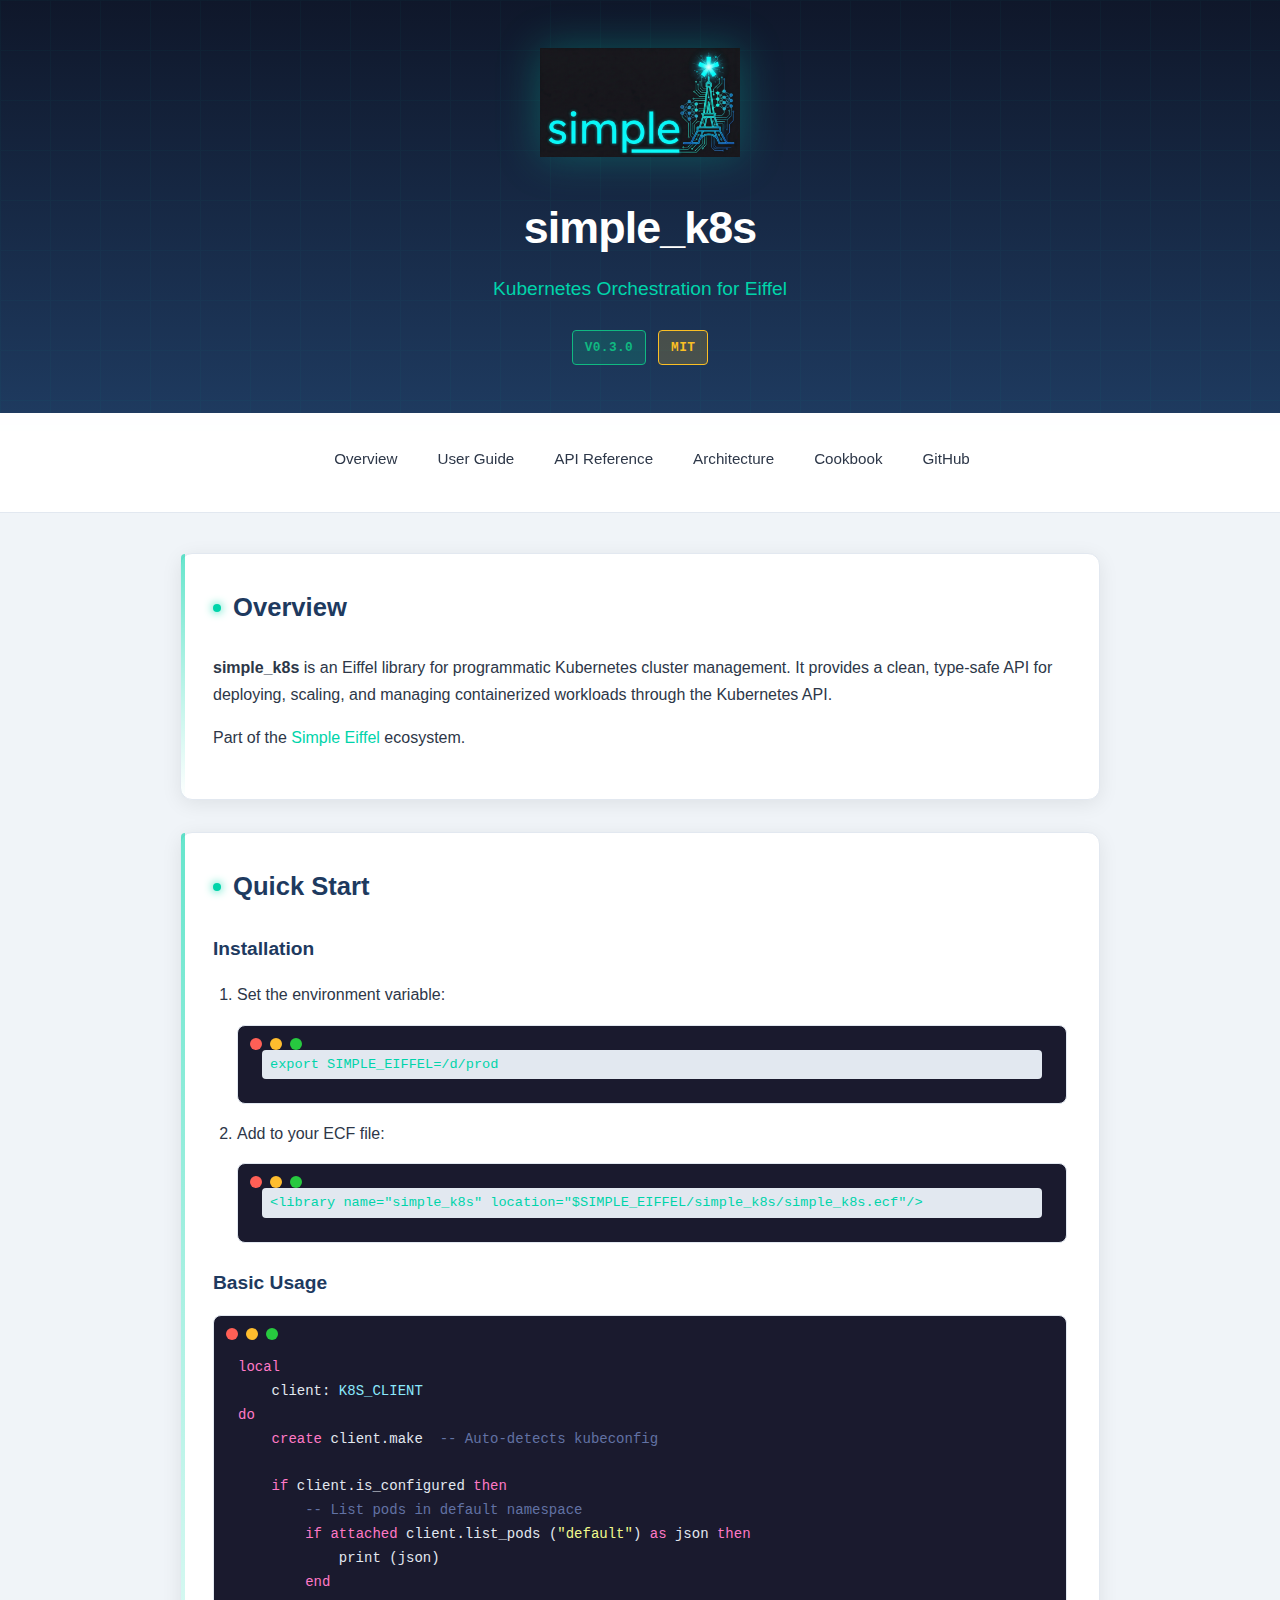
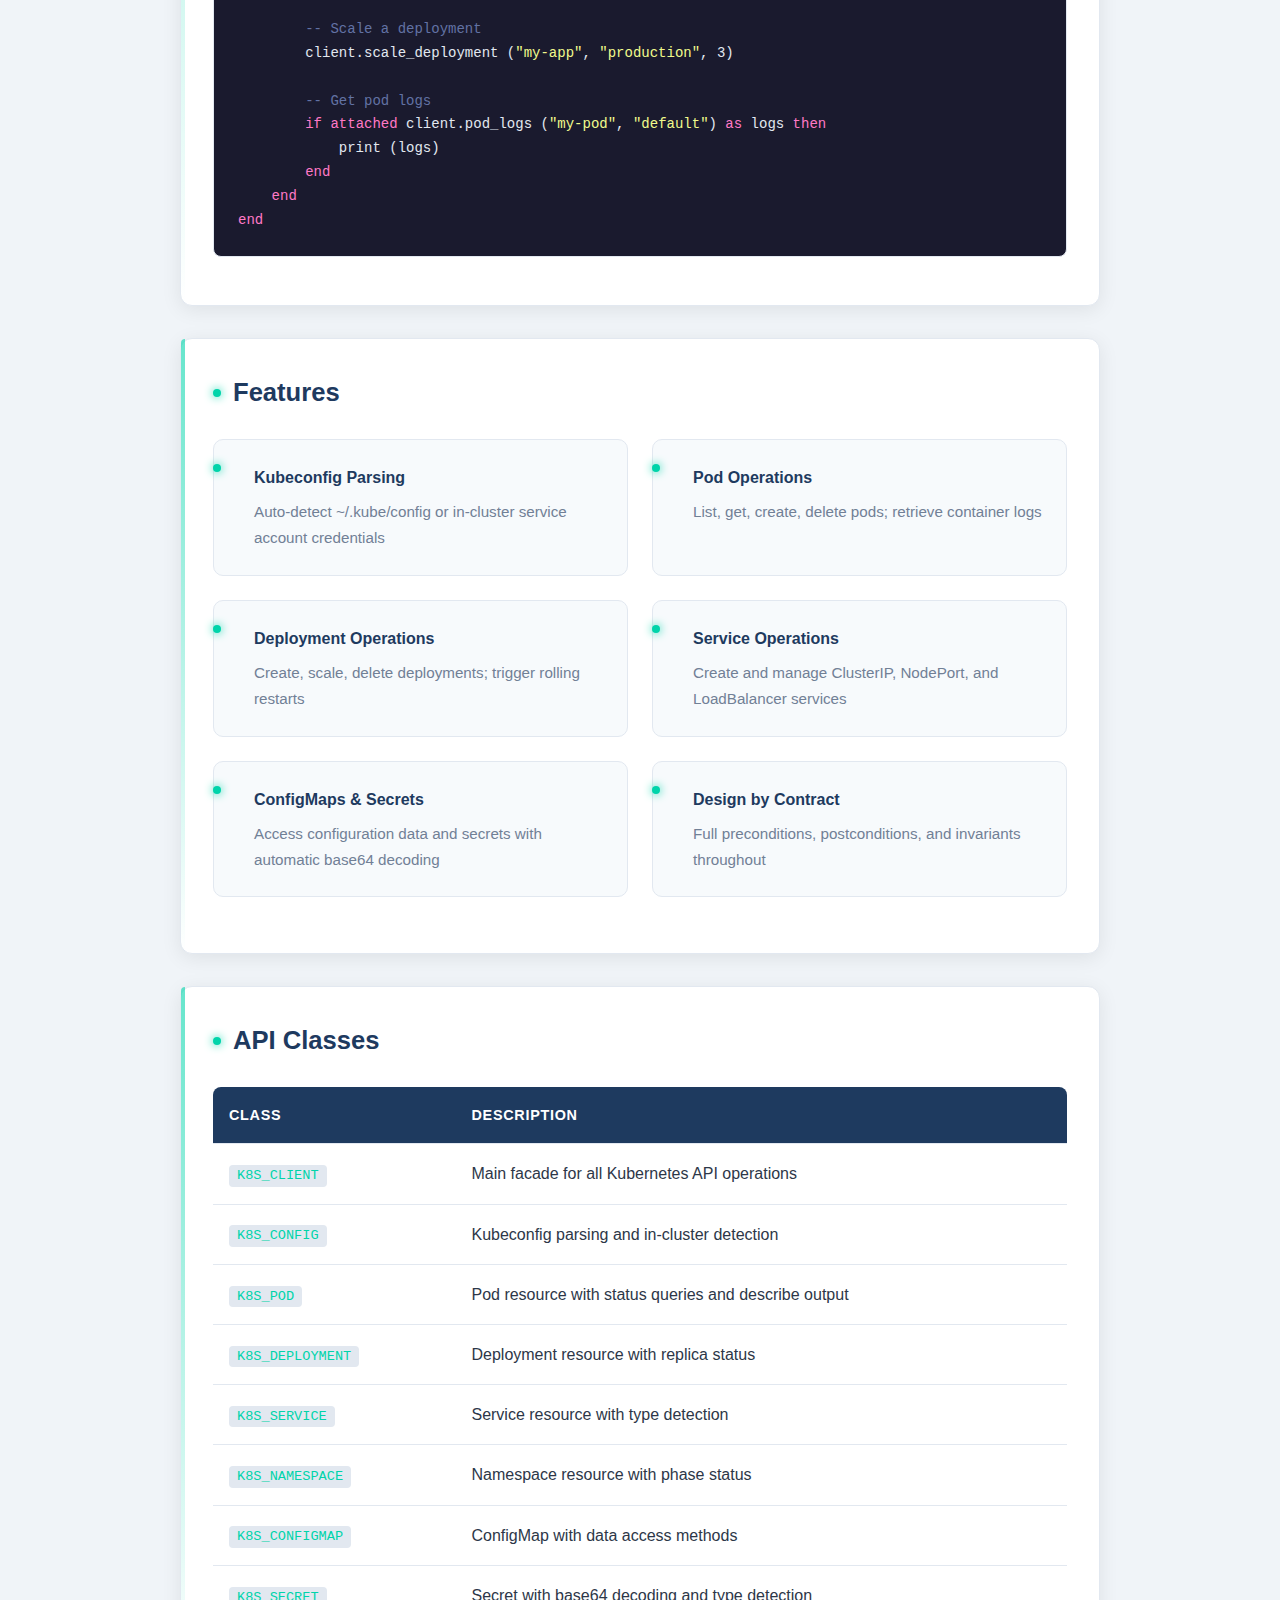
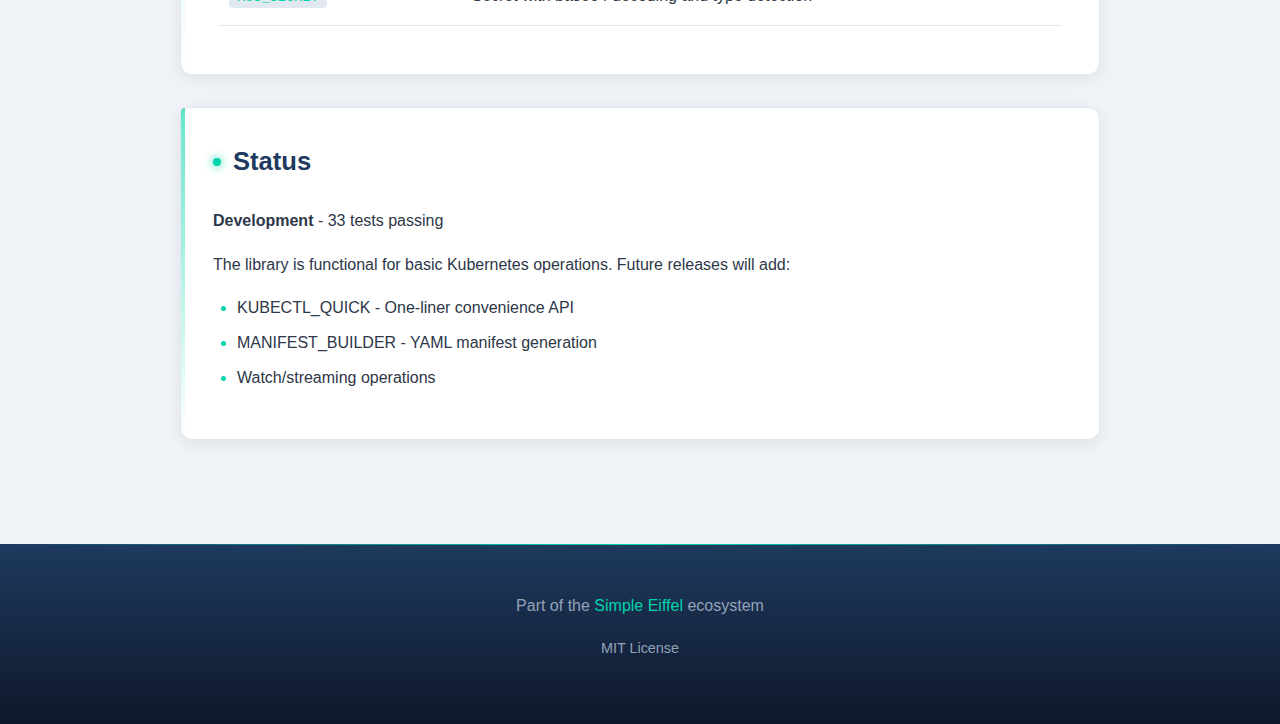
<file: docs/index.html>
<!DOCTYPE html>
<html lang="en">
<head>
    <meta charset="UTF-8">
    <meta name="viewport" content="width=device-width, initial-scale=1.0">
    <title>simple_k8s - Kubernetes Orchestration for Eiffel</title>
    <link rel="stylesheet" href="css/style.css">
    <link rel="icon" type="image/png" href="images/logo.png">
</head>
<body>
    <header>
        <div class="logo-container">
            <img src="images/logo.png" alt="simple_* logo" class="logo">
        </div>
        <h1>simple_k8s</h1>
        <p class="tagline">Kubernetes Orchestration for Eiffel</p>
        <div class="badges">
            <span class="badge badge-version">v0.3.0</span>
            <span class="badge badge-license">MIT</span>
        </div>
    </header>

    <nav>
        <ul>
            <li><a href="index.html" class="active">Overview</a></li>
            <li><a href="user-guide.html">User Guide</a></li>
            <li><a href="api-reference.html">API Reference</a></li>
            <li><a href="architecture.html">Architecture</a></li>
            <li><a href="cookbook.html">Cookbook</a></li>
            <li><a href="https://github.com/simple-eiffel/simple_k8s">GitHub</a></li>
        </ul>
    </nav>

    <main>
        <section id="overview">
            <h2>Overview</h2>
            <p>
                <strong>simple_k8s</strong> is an Eiffel library for programmatic Kubernetes cluster management.
                It provides a clean, type-safe API for deploying, scaling, and managing containerized workloads
                through the Kubernetes API.
            </p>
            <p>
                Part of the <a href="https://github.com/simple-eiffel">Simple Eiffel</a> ecosystem.
            </p>
        </section>

        <section id="quick-start">
            <h2>Quick Start</h2>

            <h3>Installation</h3>
            <ol>
                <li>Set the environment variable:
<pre><code>export SIMPLE_EIFFEL=/d/prod</code></pre>
                </li>
                <li>Add to your ECF file:
<pre><code>&lt;library name="simple_k8s" location="$SIMPLE_EIFFEL/simple_k8s/simple_k8s.ecf"/&gt;</code></pre>
                </li>
            </ol>

            <h3>Basic Usage</h3>
<pre><code><span class="keyword">local</span>
    client: <span class="type">K8S_CLIENT</span>
<span class="keyword">do</span>
    <span class="keyword">create</span> client.make  <span class="comment">-- Auto-detects kubeconfig</span>

    <span class="keyword">if</span> client.is_configured <span class="keyword">then</span>
        <span class="comment">-- List pods in default namespace</span>
        <span class="keyword">if</span> <span class="keyword">attached</span> client.list_pods (<span class="string">"default"</span>) <span class="keyword">as</span> json <span class="keyword">then</span>
            print (json)
        <span class="keyword">end</span>

        <span class="comment">-- Scale a deployment</span>
        client.scale_deployment (<span class="string">"my-app"</span>, <span class="string">"production"</span>, 3)

        <span class="comment">-- Get pod logs</span>
        <span class="keyword">if</span> <span class="keyword">attached</span> client.pod_logs (<span class="string">"my-pod"</span>, <span class="string">"default"</span>) <span class="keyword">as</span> logs <span class="keyword">then</span>
            print (logs)
        <span class="keyword">end</span>
    <span class="keyword">end</span>
<span class="keyword">end</span></code></pre>
        </section>

        <section id="features">
            <h2>Features</h2>
            <div class="feature-grid">
                <div class="feature-card">
                    <h4>Kubeconfig Parsing</h4>
                    <p>Auto-detect ~/.kube/config or in-cluster service account credentials</p>
                </div>
                <div class="feature-card">
                    <h4>Pod Operations</h4>
                    <p>List, get, create, delete pods; retrieve container logs</p>
                </div>
                <div class="feature-card">
                    <h4>Deployment Operations</h4>
                    <p>Create, scale, delete deployments; trigger rolling restarts</p>
                </div>
                <div class="feature-card">
                    <h4>Service Operations</h4>
                    <p>Create and manage ClusterIP, NodePort, and LoadBalancer services</p>
                </div>
                <div class="feature-card">
                    <h4>ConfigMaps & Secrets</h4>
                    <p>Access configuration data and secrets with automatic base64 decoding</p>
                </div>
                <div class="feature-card">
                    <h4>Design by Contract</h4>
                    <p>Full preconditions, postconditions, and invariants throughout</p>
                </div>
            </div>
        </section>

        <section id="api-classes">
            <h2>API Classes</h2>
            <table>
                <tr>
                    <th>Class</th>
                    <th>Description</th>
                </tr>
                <tr>
                    <td><code>K8S_CLIENT</code></td>
                    <td>Main facade for all Kubernetes API operations</td>
                </tr>
                <tr>
                    <td><code>K8S_CONFIG</code></td>
                    <td>Kubeconfig parsing and in-cluster detection</td>
                </tr>
                <tr>
                    <td><code>K8S_POD</code></td>
                    <td>Pod resource with status queries and describe output</td>
                </tr>
                <tr>
                    <td><code>K8S_DEPLOYMENT</code></td>
                    <td>Deployment resource with replica status</td>
                </tr>
                <tr>
                    <td><code>K8S_SERVICE</code></td>
                    <td>Service resource with type detection</td>
                </tr>
                <tr>
                    <td><code>K8S_NAMESPACE</code></td>
                    <td>Namespace resource with phase status</td>
                </tr>
                <tr>
                    <td><code>K8S_CONFIGMAP</code></td>
                    <td>ConfigMap with data access methods</td>
                </tr>
                <tr>
                    <td><code>K8S_SECRET</code></td>
                    <td>Secret with base64 decoding and type detection</td>
                </tr>
            </table>
        </section>

        <section id="status">
            <h2>Status</h2>
            <p><strong>Development</strong> - 33 tests passing</p>
            <p>The library is functional for basic Kubernetes operations. Future releases will add:</p>
            <ul>
                <li>KUBECTL_QUICK - One-liner convenience API</li>
                <li>MANIFEST_BUILDER - YAML manifest generation</li>
                <li>Watch/streaming operations</li>
            </ul>
        </section>
    </main>

    <footer>
        <p>Part of the <a href="https://github.com/simple-eiffel">Simple Eiffel</a> ecosystem</p>
        <p class="copyright">MIT License</p>
    </footer>
</body>
</html>
</file>
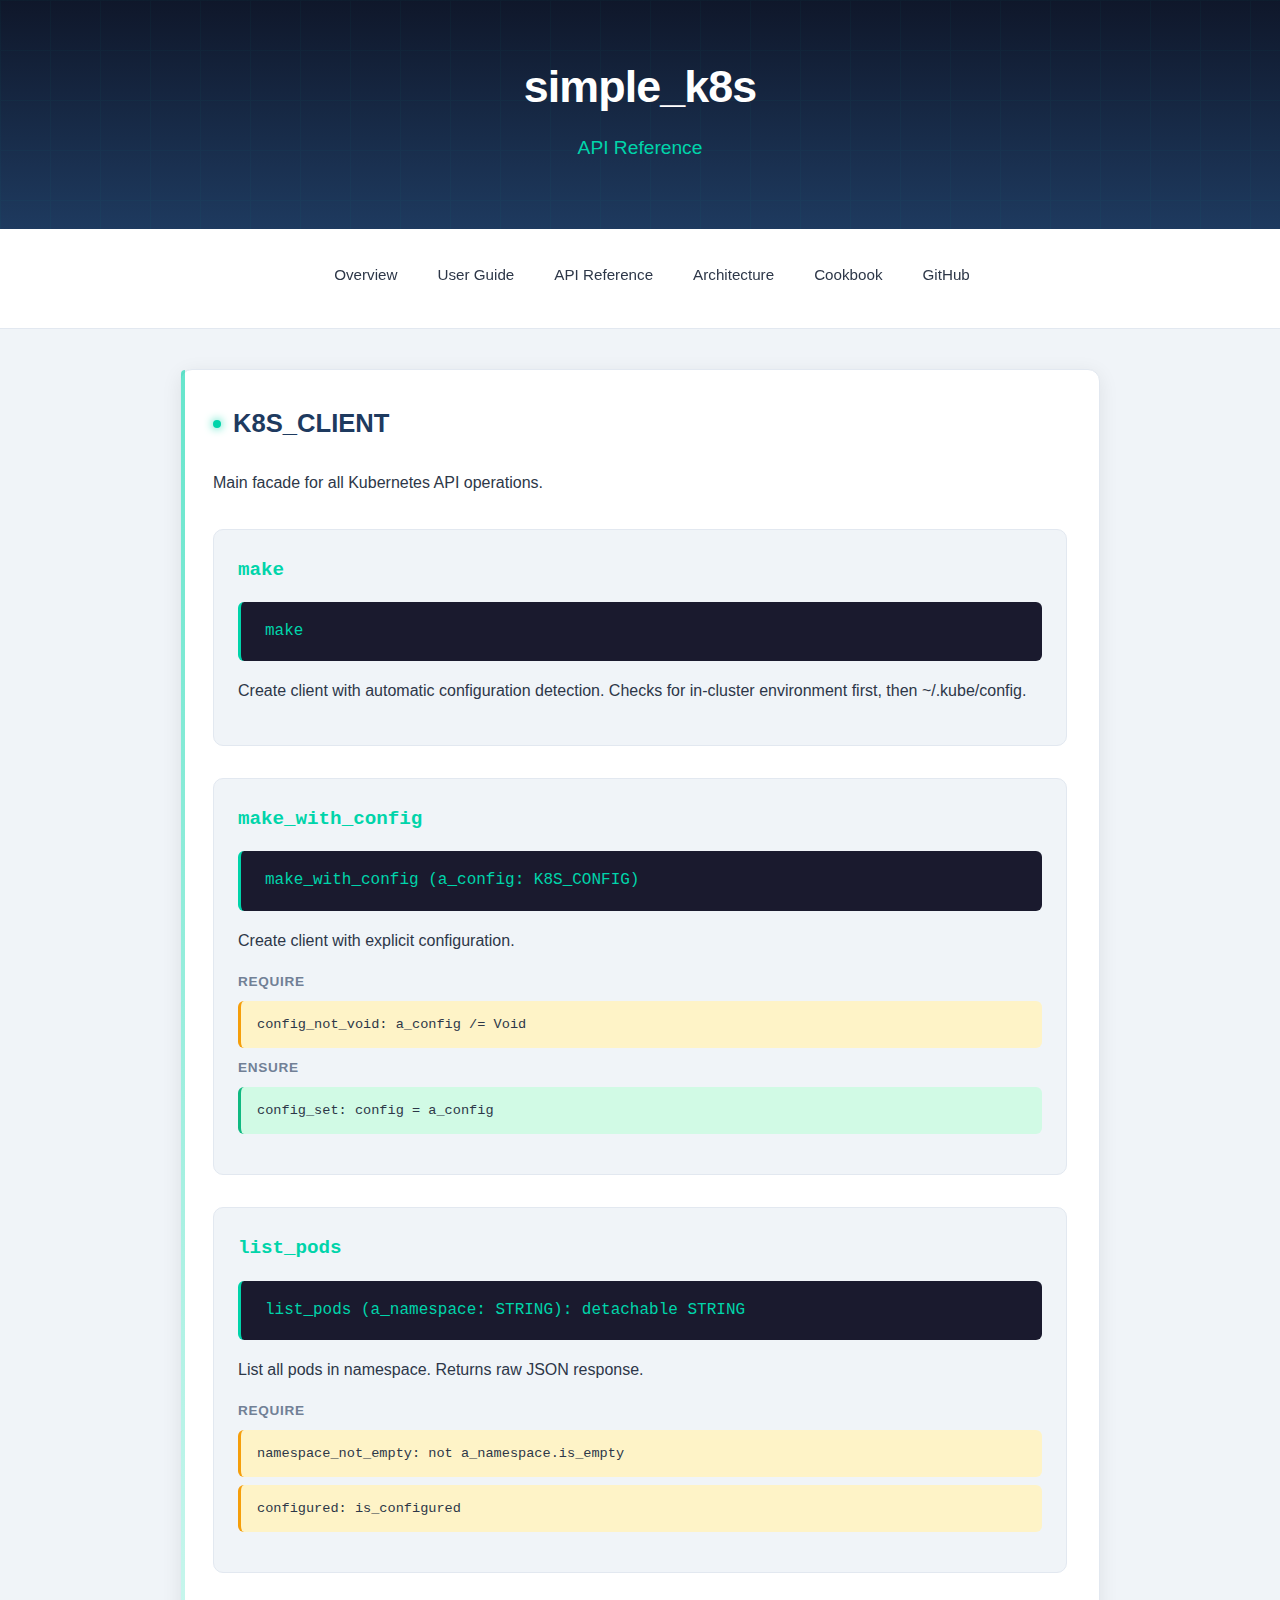
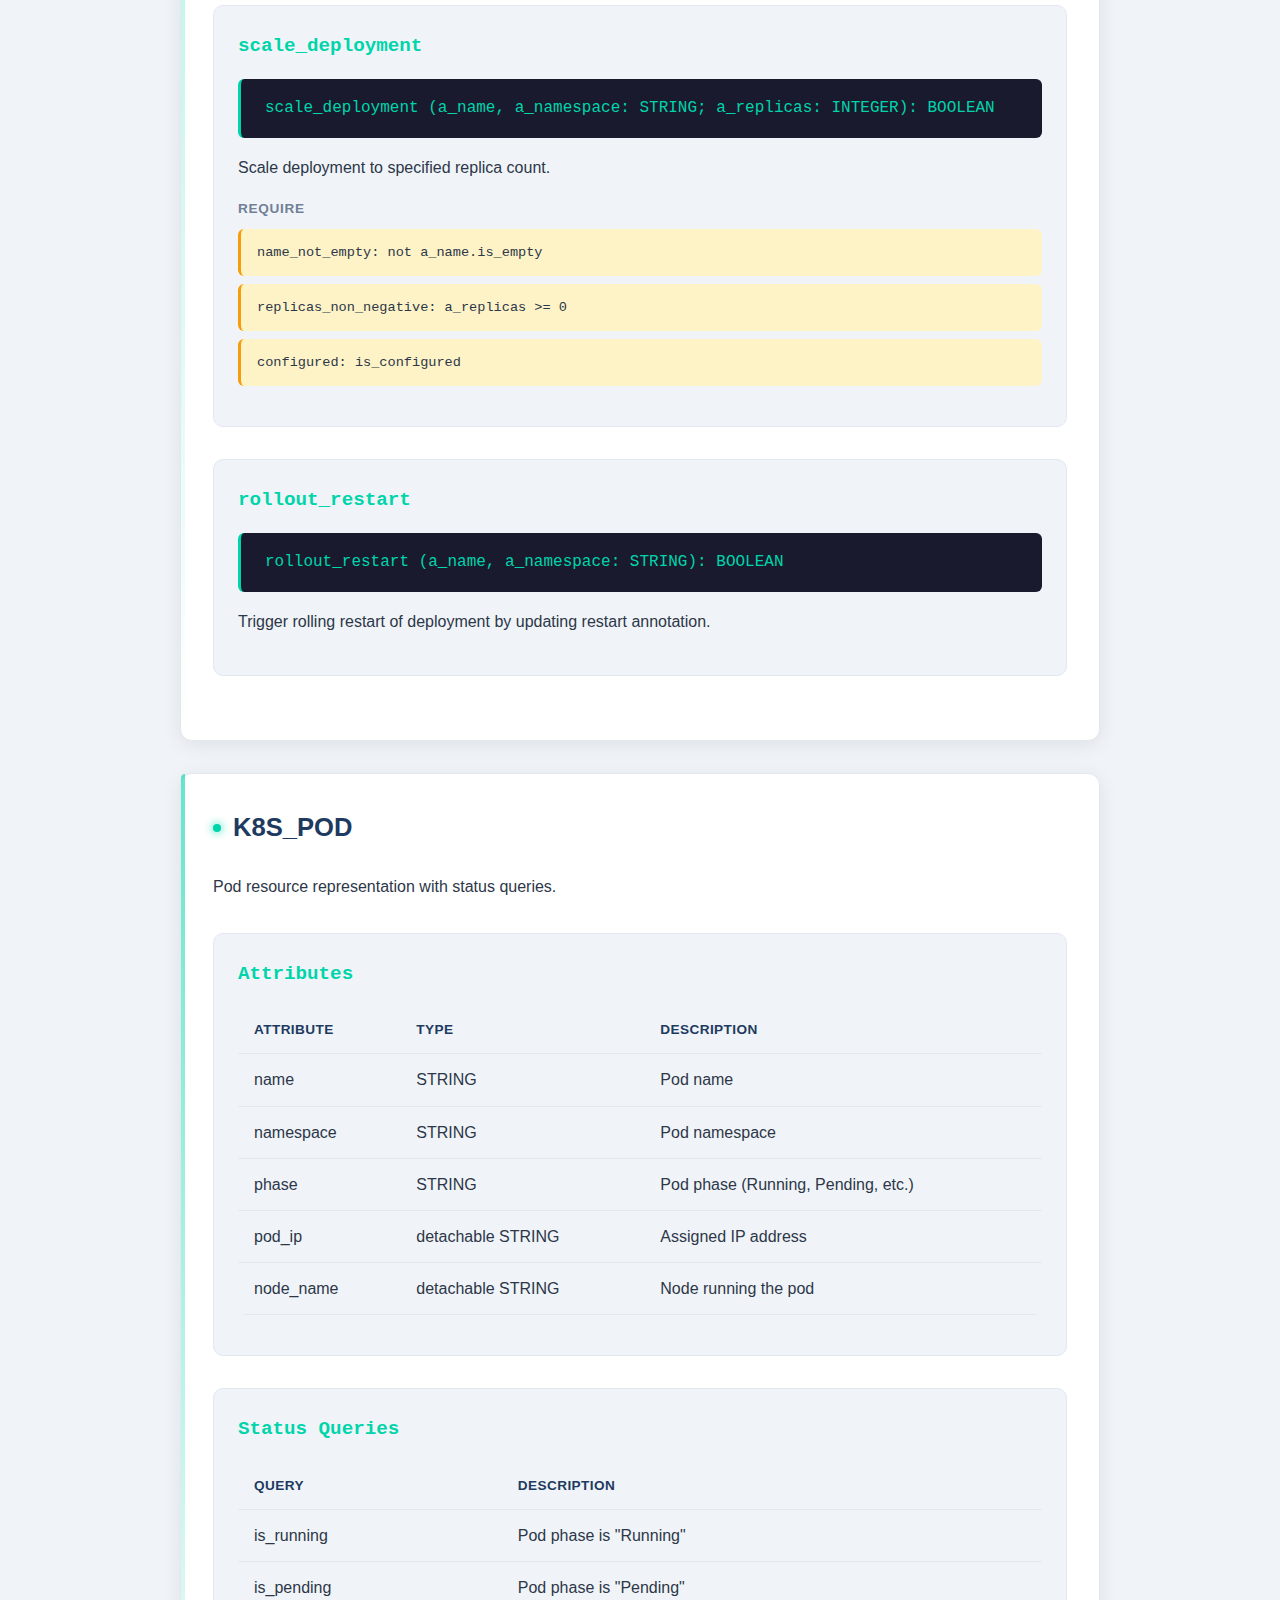
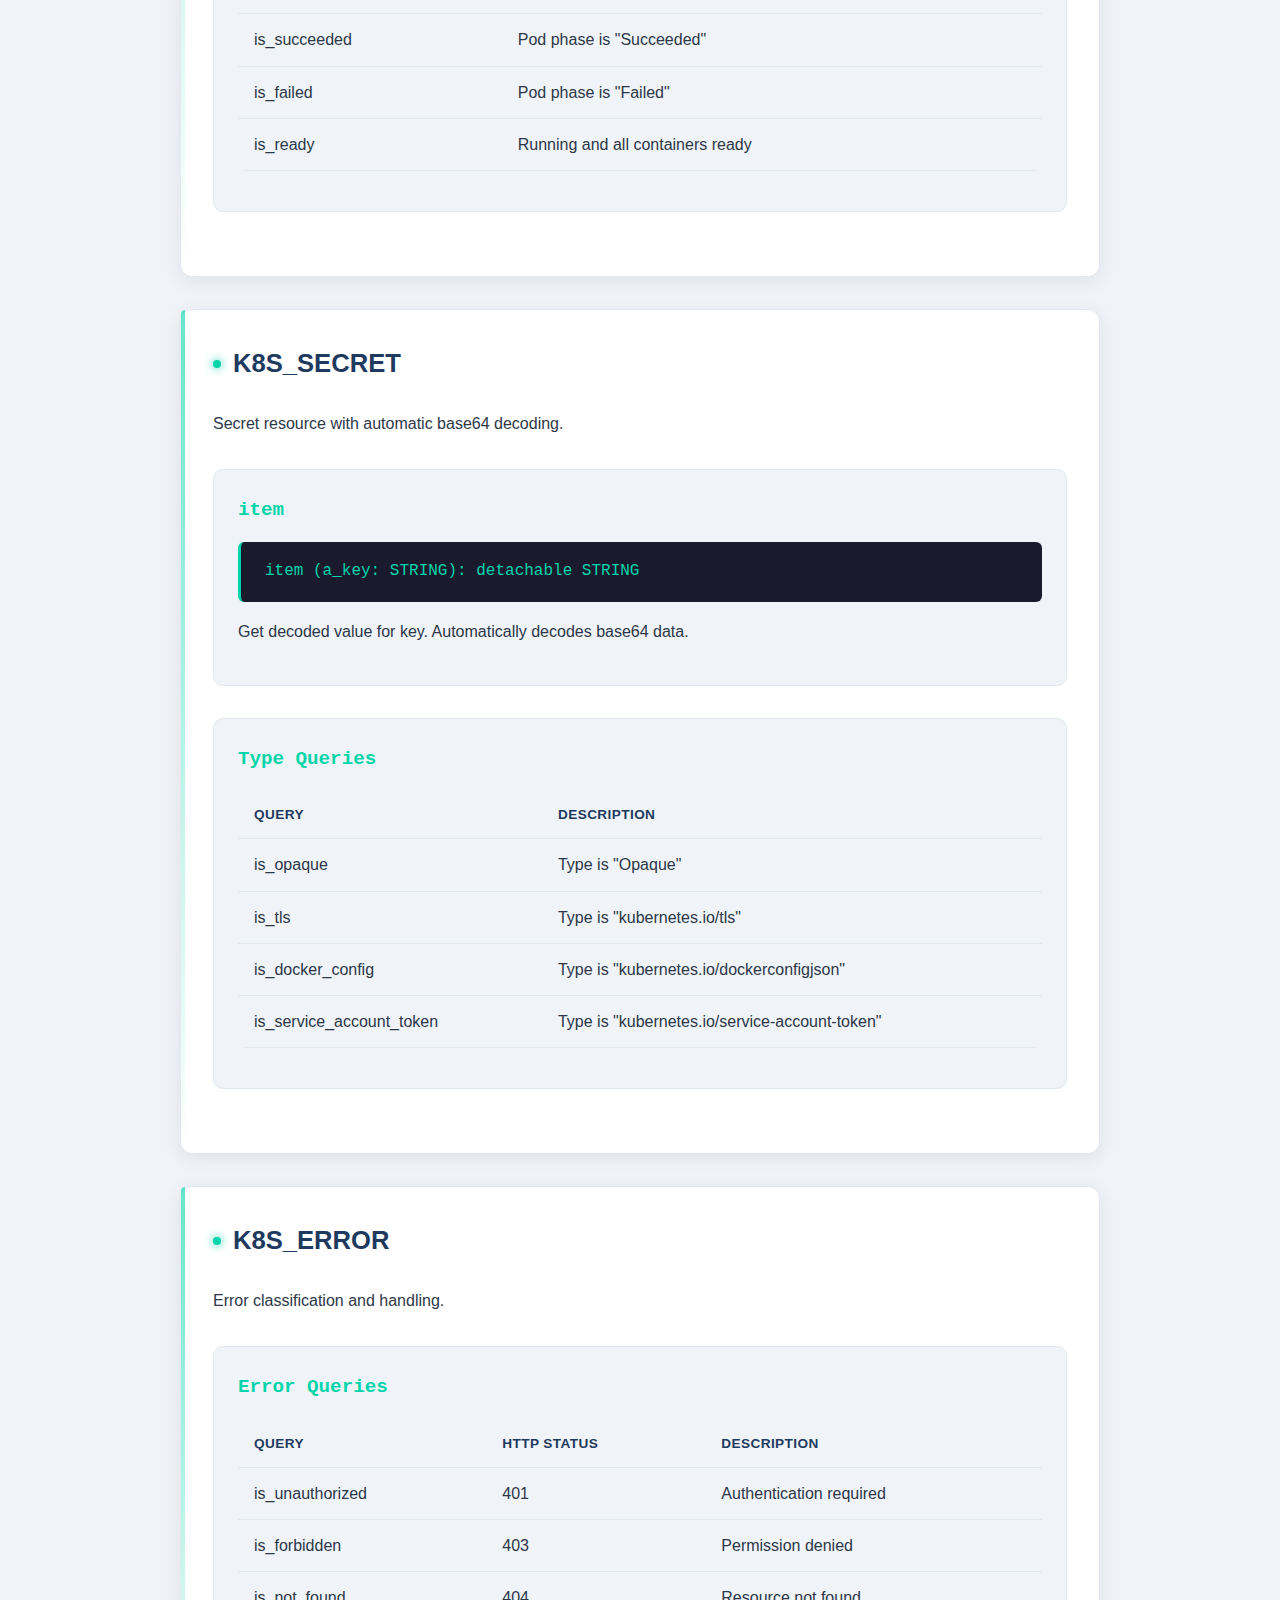
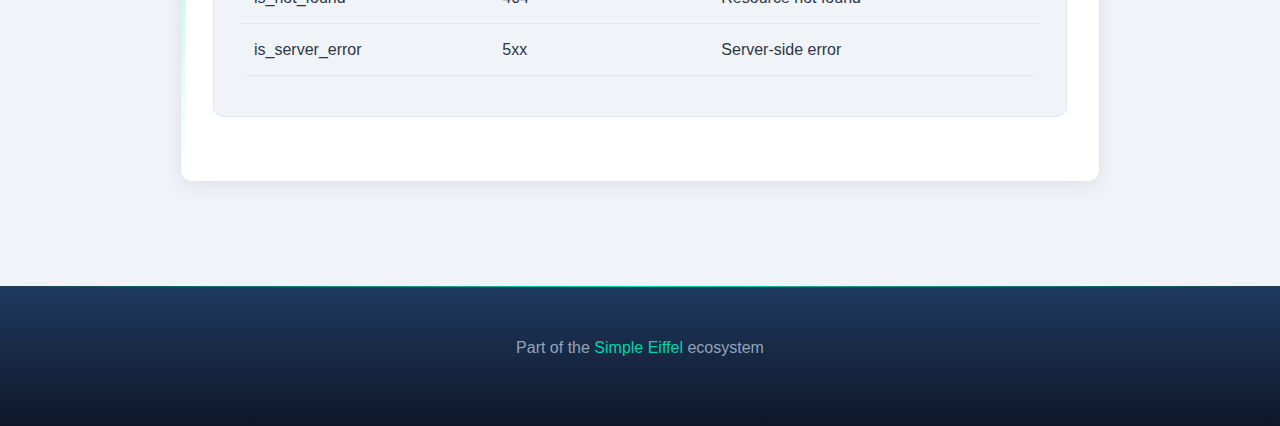
<file: docs/api-reference.html>
<!DOCTYPE html>
<html lang="en">
<head>
    <meta charset="UTF-8">
    <meta name="viewport" content="width=device-width, initial-scale=1.0">
    <title>API Reference - simple_k8s</title>
    <link rel="stylesheet" href="css/style.css">
</head>
<body>
    <header>
        <h1>simple_k8s</h1>
        <p class="tagline">API Reference</p>
    </header>

    <nav>
        <ul>
            <li><a href="index.html">Overview</a></li>
            <li><a href="user-guide.html">User Guide</a></li>
            <li><a href="api-reference.html" class="active">API Reference</a></li>
            <li><a href="architecture.html">Architecture</a></li>
            <li><a href="cookbook.html">Cookbook</a></li>
            <li><a href="https://github.com/simple-eiffel/simple_k8s">GitHub</a></li>
        </ul>
    </nav>

    <main>
        <section>
            <h2>K8S_CLIENT</h2>
            <p>Main facade for all Kubernetes API operations.</p>

            <div class="api-section">
                <h3>make</h3>
                <div class="signature">make</div>
                <p>Create client with automatic configuration detection. Checks for in-cluster environment first, then ~/.kube/config.</p>
            </div>

            <div class="api-section">
                <h3>make_with_config</h3>
                <div class="signature">make_with_config (a_config: K8S_CONFIG)</div>
                <p>Create client with explicit configuration.</p>
                <div class="contracts">
                    <h4>Require</h4>
                    <div class="require">config_not_void: a_config /= Void</div>
                    <h4>Ensure</h4>
                    <div class="ensure">config_set: config = a_config</div>
                </div>
            </div>

            <div class="api-section">
                <h3>list_pods</h3>
                <div class="signature">list_pods (a_namespace: STRING): detachable STRING</div>
                <p>List all pods in namespace. Returns raw JSON response.</p>
                <div class="contracts">
                    <h4>Require</h4>
                    <div class="require">namespace_not_empty: not a_namespace.is_empty</div>
                    <div class="require">configured: is_configured</div>
                </div>
            </div>

            <div class="api-section">
                <h3>scale_deployment</h3>
                <div class="signature">scale_deployment (a_name, a_namespace: STRING; a_replicas: INTEGER): BOOLEAN</div>
                <p>Scale deployment to specified replica count.</p>
                <div class="contracts">
                    <h4>Require</h4>
                    <div class="require">name_not_empty: not a_name.is_empty</div>
                    <div class="require">replicas_non_negative: a_replicas >= 0</div>
                    <div class="require">configured: is_configured</div>
                </div>
            </div>

            <div class="api-section">
                <h3>rollout_restart</h3>
                <div class="signature">rollout_restart (a_name, a_namespace: STRING): BOOLEAN</div>
                <p>Trigger rolling restart of deployment by updating restart annotation.</p>
            </div>
        </section>

        <section>
            <h2>K8S_POD</h2>
            <p>Pod resource representation with status queries.</p>

            <div class="api-section">
                <h3>Attributes</h3>
                <table class="api-table">
                    <tr><th>Attribute</th><th>Type</th><th>Description</th></tr>
                    <tr><td>name</td><td>STRING</td><td>Pod name</td></tr>
                    <tr><td>namespace</td><td>STRING</td><td>Pod namespace</td></tr>
                    <tr><td>phase</td><td>STRING</td><td>Pod phase (Running, Pending, etc.)</td></tr>
                    <tr><td>pod_ip</td><td>detachable STRING</td><td>Assigned IP address</td></tr>
                    <tr><td>node_name</td><td>detachable STRING</td><td>Node running the pod</td></tr>
                </table>
            </div>

            <div class="api-section">
                <h3>Status Queries</h3>
                <table class="api-table">
                    <tr><th>Query</th><th>Description</th></tr>
                    <tr><td>is_running</td><td>Pod phase is "Running"</td></tr>
                    <tr><td>is_pending</td><td>Pod phase is "Pending"</td></tr>
                    <tr><td>is_succeeded</td><td>Pod phase is "Succeeded"</td></tr>
                    <tr><td>is_failed</td><td>Pod phase is "Failed"</td></tr>
                    <tr><td>is_ready</td><td>Running and all containers ready</td></tr>
                </table>
            </div>
        </section>

        <section>
            <h2>K8S_SECRET</h2>
            <p>Secret resource with automatic base64 decoding.</p>

            <div class="api-section">
                <h3>item</h3>
                <div class="signature">item (a_key: STRING): detachable STRING</div>
                <p>Get decoded value for key. Automatically decodes base64 data.</p>
            </div>

            <div class="api-section">
                <h3>Type Queries</h3>
                <table class="api-table">
                    <tr><th>Query</th><th>Description</th></tr>
                    <tr><td>is_opaque</td><td>Type is "Opaque"</td></tr>
                    <tr><td>is_tls</td><td>Type is "kubernetes.io/tls"</td></tr>
                    <tr><td>is_docker_config</td><td>Type is "kubernetes.io/dockerconfigjson"</td></tr>
                    <tr><td>is_service_account_token</td><td>Type is "kubernetes.io/service-account-token"</td></tr>
                </table>
            </div>
        </section>

        <section>
            <h2>K8S_ERROR</h2>
            <p>Error classification and handling.</p>

            <div class="api-section">
                <h3>Error Queries</h3>
                <table class="api-table">
                    <tr><th>Query</th><th>HTTP Status</th><th>Description</th></tr>
                    <tr><td>is_unauthorized</td><td>401</td><td>Authentication required</td></tr>
                    <tr><td>is_forbidden</td><td>403</td><td>Permission denied</td></tr>
                    <tr><td>is_not_found</td><td>404</td><td>Resource not found</td></tr>
                    <tr><td>is_server_error</td><td>5xx</td><td>Server-side error</td></tr>
                </table>
            </div>
        </section>
    </main>

    <footer>
        <p>Part of the <a href="https://github.com/simple-eiffel">Simple Eiffel</a> ecosystem</p>
    </footer>
</body>
</html>
</file>
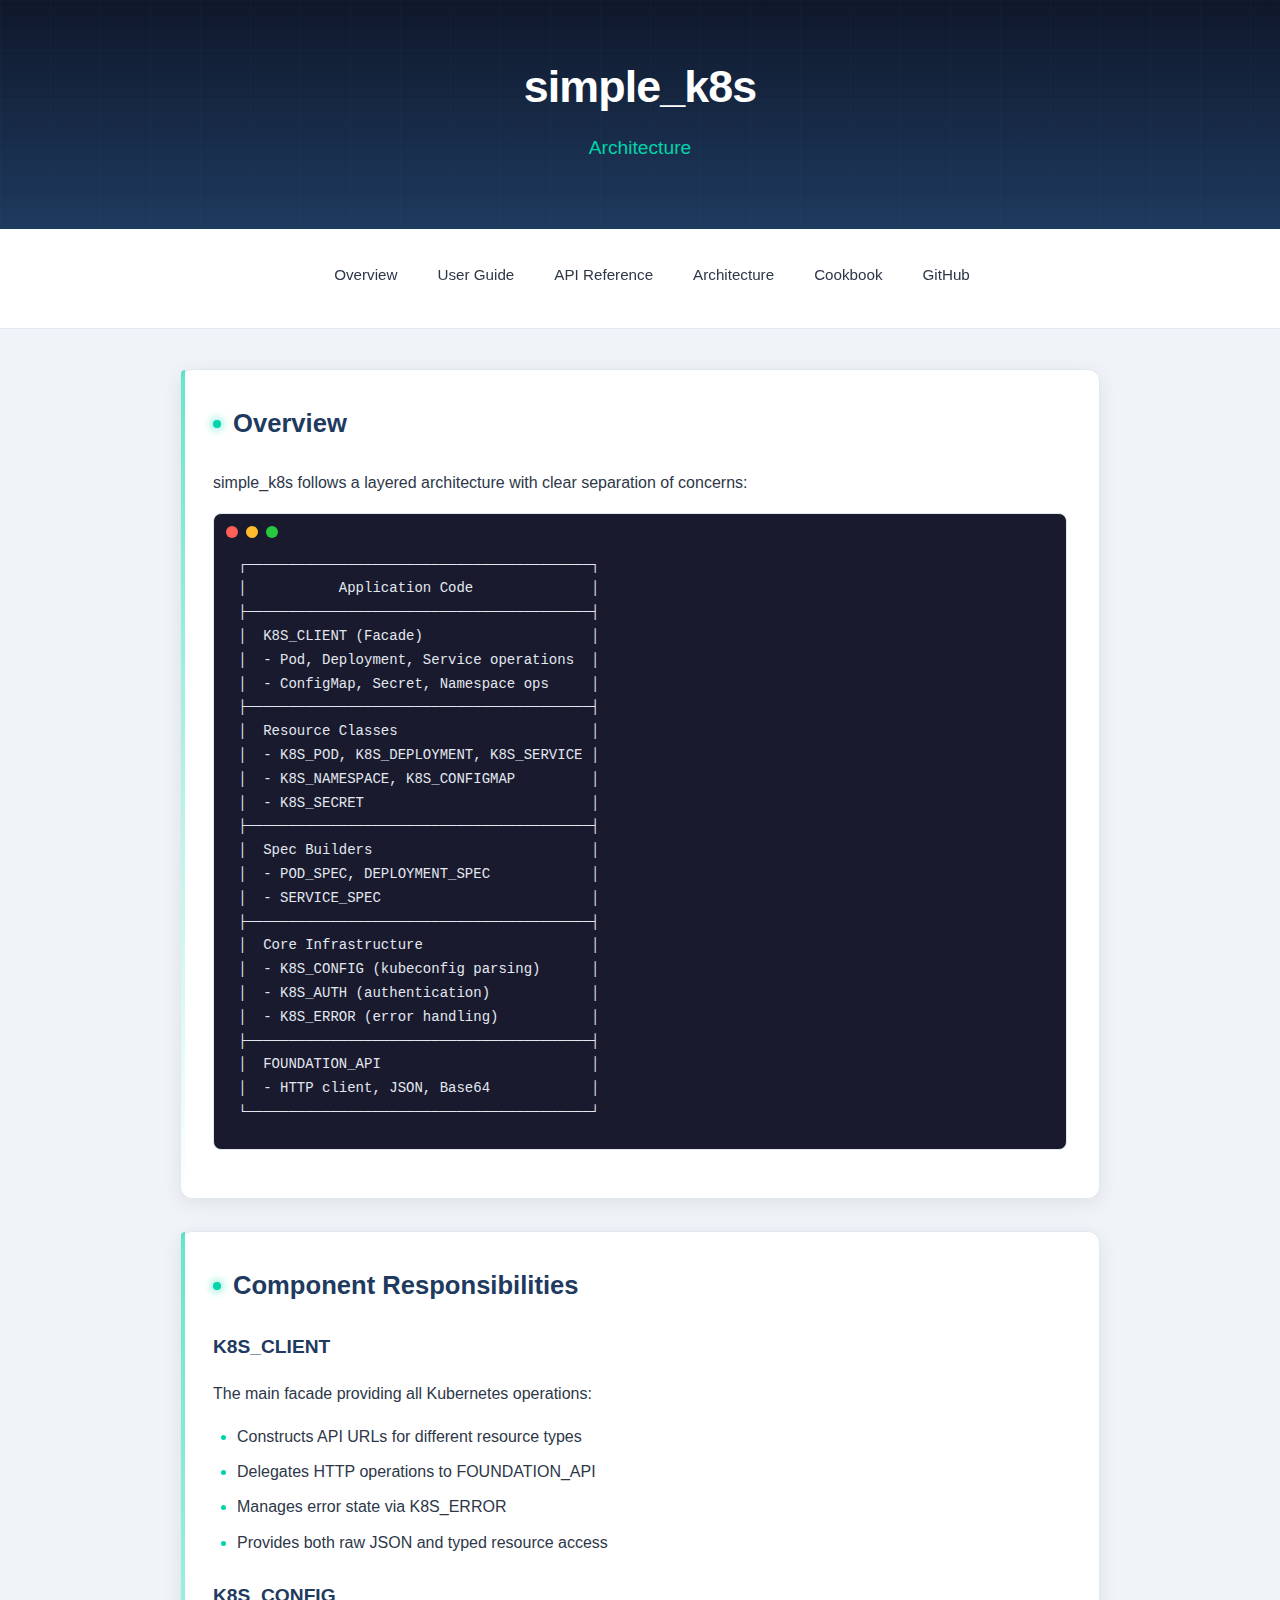
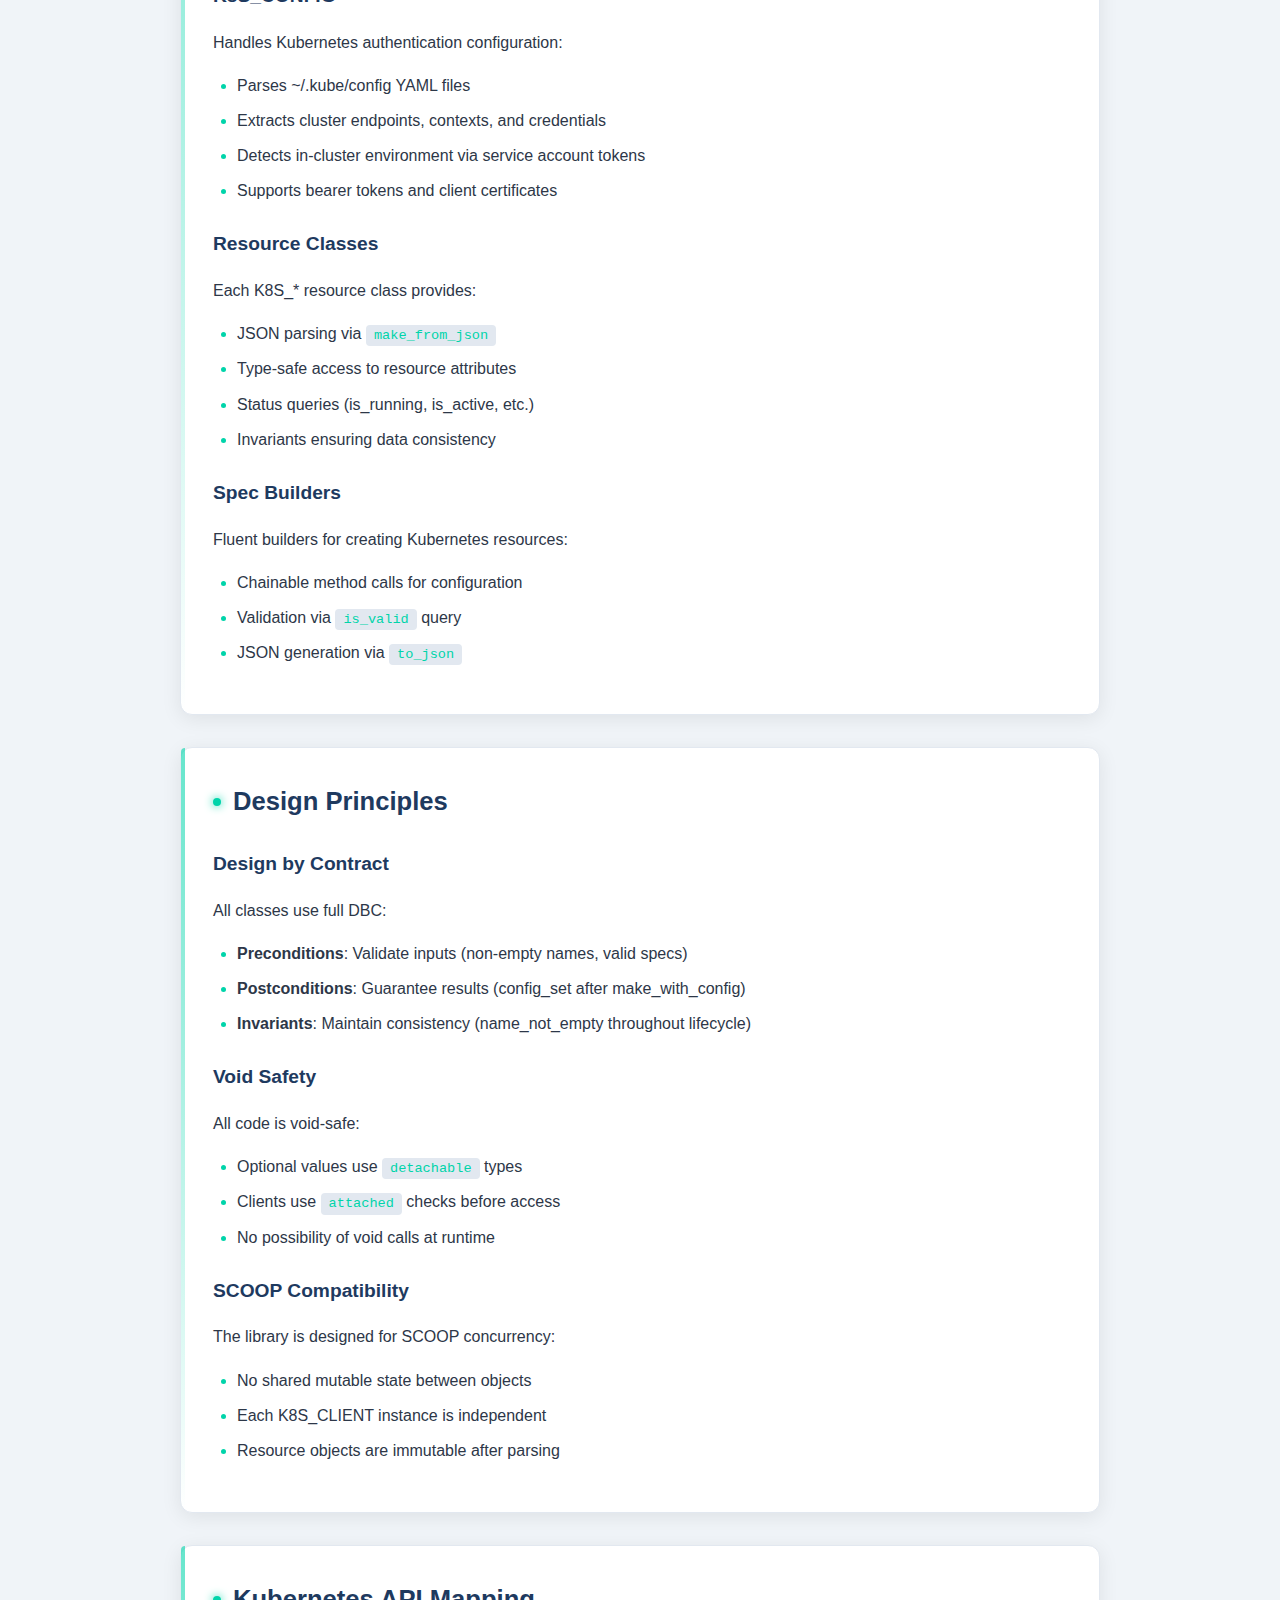
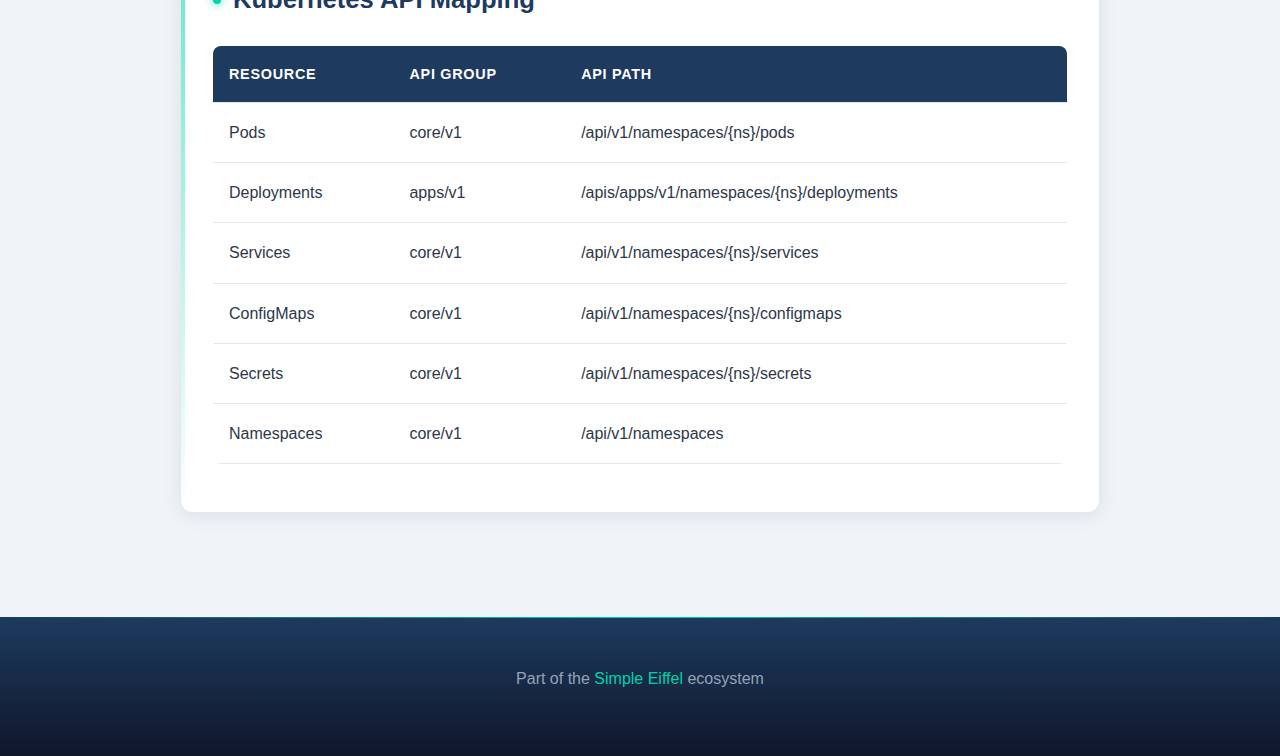
<file: docs/architecture.html>
<!DOCTYPE html>
<html lang="en">
<head>
    <meta charset="UTF-8">
    <meta name="viewport" content="width=device-width, initial-scale=1.0">
    <title>Architecture - simple_k8s</title>
    <link rel="stylesheet" href="css/style.css">
</head>
<body>
    <header>
        <h1>simple_k8s</h1>
        <p class="tagline">Architecture</p>
    </header>

    <nav>
        <ul>
            <li><a href="index.html">Overview</a></li>
            <li><a href="user-guide.html">User Guide</a></li>
            <li><a href="api-reference.html">API Reference</a></li>
            <li><a href="architecture.html" class="active">Architecture</a></li>
            <li><a href="cookbook.html">Cookbook</a></li>
            <li><a href="https://github.com/simple-eiffel/simple_k8s">GitHub</a></li>
        </ul>
    </nav>

    <main>
        <section>
            <h2>Overview</h2>
            <p>simple_k8s follows a layered architecture with clear separation of concerns:</p>
<pre><code>┌─────────────────────────────────────────┐
│           Application Code              │
├─────────────────────────────────────────┤
│  K8S_CLIENT (Facade)                    │
│  - Pod, Deployment, Service operations  │
│  - ConfigMap, Secret, Namespace ops     │
├─────────────────────────────────────────┤
│  Resource Classes                       │
│  - K8S_POD, K8S_DEPLOYMENT, K8S_SERVICE │
│  - K8S_NAMESPACE, K8S_CONFIGMAP         │
│  - K8S_SECRET                           │
├─────────────────────────────────────────┤
│  Spec Builders                          │
│  - POD_SPEC, DEPLOYMENT_SPEC            │
│  - SERVICE_SPEC                         │
├─────────────────────────────────────────┤
│  Core Infrastructure                    │
│  - K8S_CONFIG (kubeconfig parsing)      │
│  - K8S_AUTH (authentication)            │
│  - K8S_ERROR (error handling)           │
├─────────────────────────────────────────┤
│  FOUNDATION_API                         │
│  - HTTP client, JSON, Base64            │
└─────────────────────────────────────────┘</code></pre>
        </section>

        <section>
            <h2>Component Responsibilities</h2>

            <h3>K8S_CLIENT</h3>
            <p>The main facade providing all Kubernetes operations:</p>
            <ul>
                <li>Constructs API URLs for different resource types</li>
                <li>Delegates HTTP operations to FOUNDATION_API</li>
                <li>Manages error state via K8S_ERROR</li>
                <li>Provides both raw JSON and typed resource access</li>
            </ul>

            <h3>K8S_CONFIG</h3>
            <p>Handles Kubernetes authentication configuration:</p>
            <ul>
                <li>Parses ~/.kube/config YAML files</li>
                <li>Extracts cluster endpoints, contexts, and credentials</li>
                <li>Detects in-cluster environment via service account tokens</li>
                <li>Supports bearer tokens and client certificates</li>
            </ul>

            <h3>Resource Classes</h3>
            <p>Each K8S_* resource class provides:</p>
            <ul>
                <li>JSON parsing via <code>make_from_json</code></li>
                <li>Type-safe access to resource attributes</li>
                <li>Status queries (is_running, is_active, etc.)</li>
                <li>Invariants ensuring data consistency</li>
            </ul>

            <h3>Spec Builders</h3>
            <p>Fluent builders for creating Kubernetes resources:</p>
            <ul>
                <li>Chainable method calls for configuration</li>
                <li>Validation via <code>is_valid</code> query</li>
                <li>JSON generation via <code>to_json</code></li>
            </ul>
        </section>

        <section>
            <h2>Design Principles</h2>

            <h3>Design by Contract</h3>
            <p>All classes use full DBC:</p>
            <ul>
                <li><strong>Preconditions</strong>: Validate inputs (non-empty names, valid specs)</li>
                <li><strong>Postconditions</strong>: Guarantee results (config_set after make_with_config)</li>
                <li><strong>Invariants</strong>: Maintain consistency (name_not_empty throughout lifecycle)</li>
            </ul>

            <h3>Void Safety</h3>
            <p>All code is void-safe:</p>
            <ul>
                <li>Optional values use <code>detachable</code> types</li>
                <li>Clients use <code>attached</code> checks before access</li>
                <li>No possibility of void calls at runtime</li>
            </ul>

            <h3>SCOOP Compatibility</h3>
            <p>The library is designed for SCOOP concurrency:</p>
            <ul>
                <li>No shared mutable state between objects</li>
                <li>Each K8S_CLIENT instance is independent</li>
                <li>Resource objects are immutable after parsing</li>
            </ul>
        </section>

        <section>
            <h2>Kubernetes API Mapping</h2>
            <table>
                <tr>
                    <th>Resource</th>
                    <th>API Group</th>
                    <th>API Path</th>
                </tr>
                <tr>
                    <td>Pods</td>
                    <td>core/v1</td>
                    <td>/api/v1/namespaces/{ns}/pods</td>
                </tr>
                <tr>
                    <td>Deployments</td>
                    <td>apps/v1</td>
                    <td>/apis/apps/v1/namespaces/{ns}/deployments</td>
                </tr>
                <tr>
                    <td>Services</td>
                    <td>core/v1</td>
                    <td>/api/v1/namespaces/{ns}/services</td>
                </tr>
                <tr>
                    <td>ConfigMaps</td>
                    <td>core/v1</td>
                    <td>/api/v1/namespaces/{ns}/configmaps</td>
                </tr>
                <tr>
                    <td>Secrets</td>
                    <td>core/v1</td>
                    <td>/api/v1/namespaces/{ns}/secrets</td>
                </tr>
                <tr>
                    <td>Namespaces</td>
                    <td>core/v1</td>
                    <td>/api/v1/namespaces</td>
                </tr>
            </table>
        </section>
    </main>

    <footer>
        <p>Part of the <a href="https://github.com/simple-eiffel">Simple Eiffel</a> ecosystem</p>
    </footer>
</body>
</html>
</file>
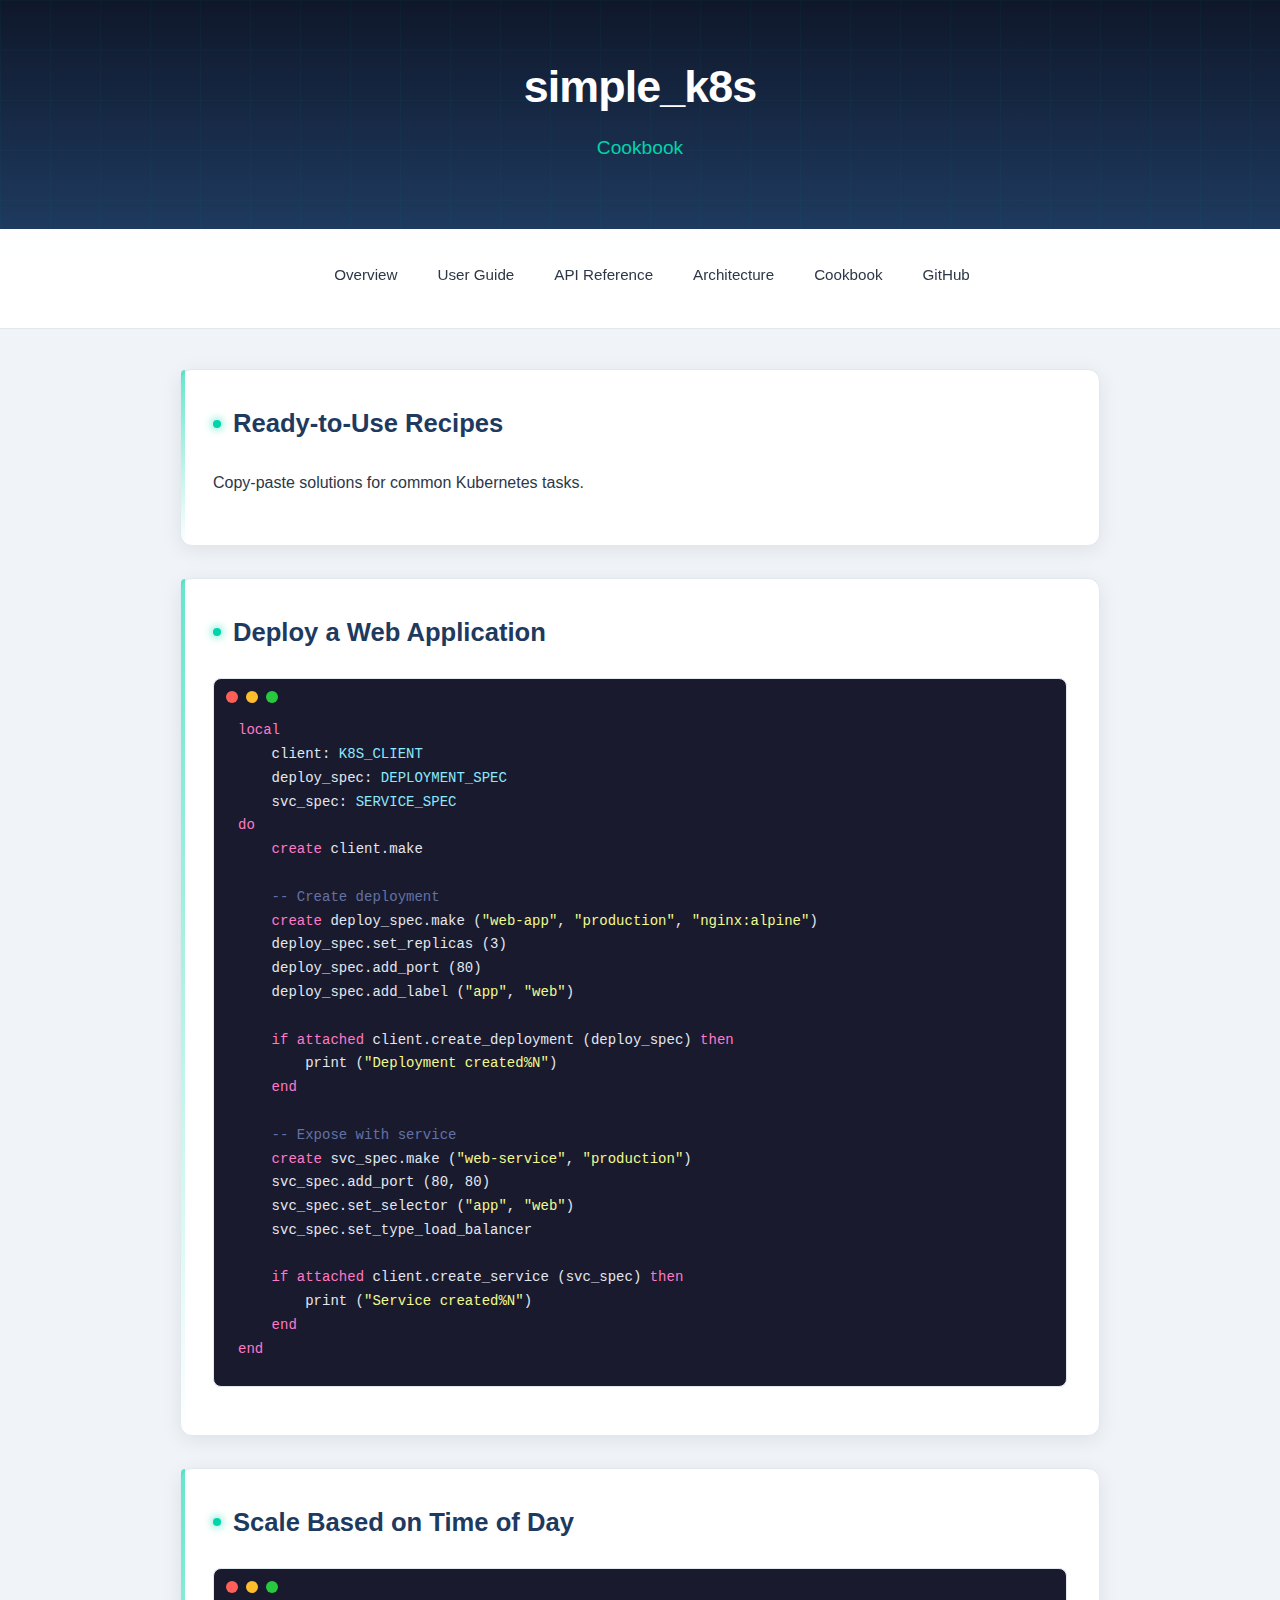
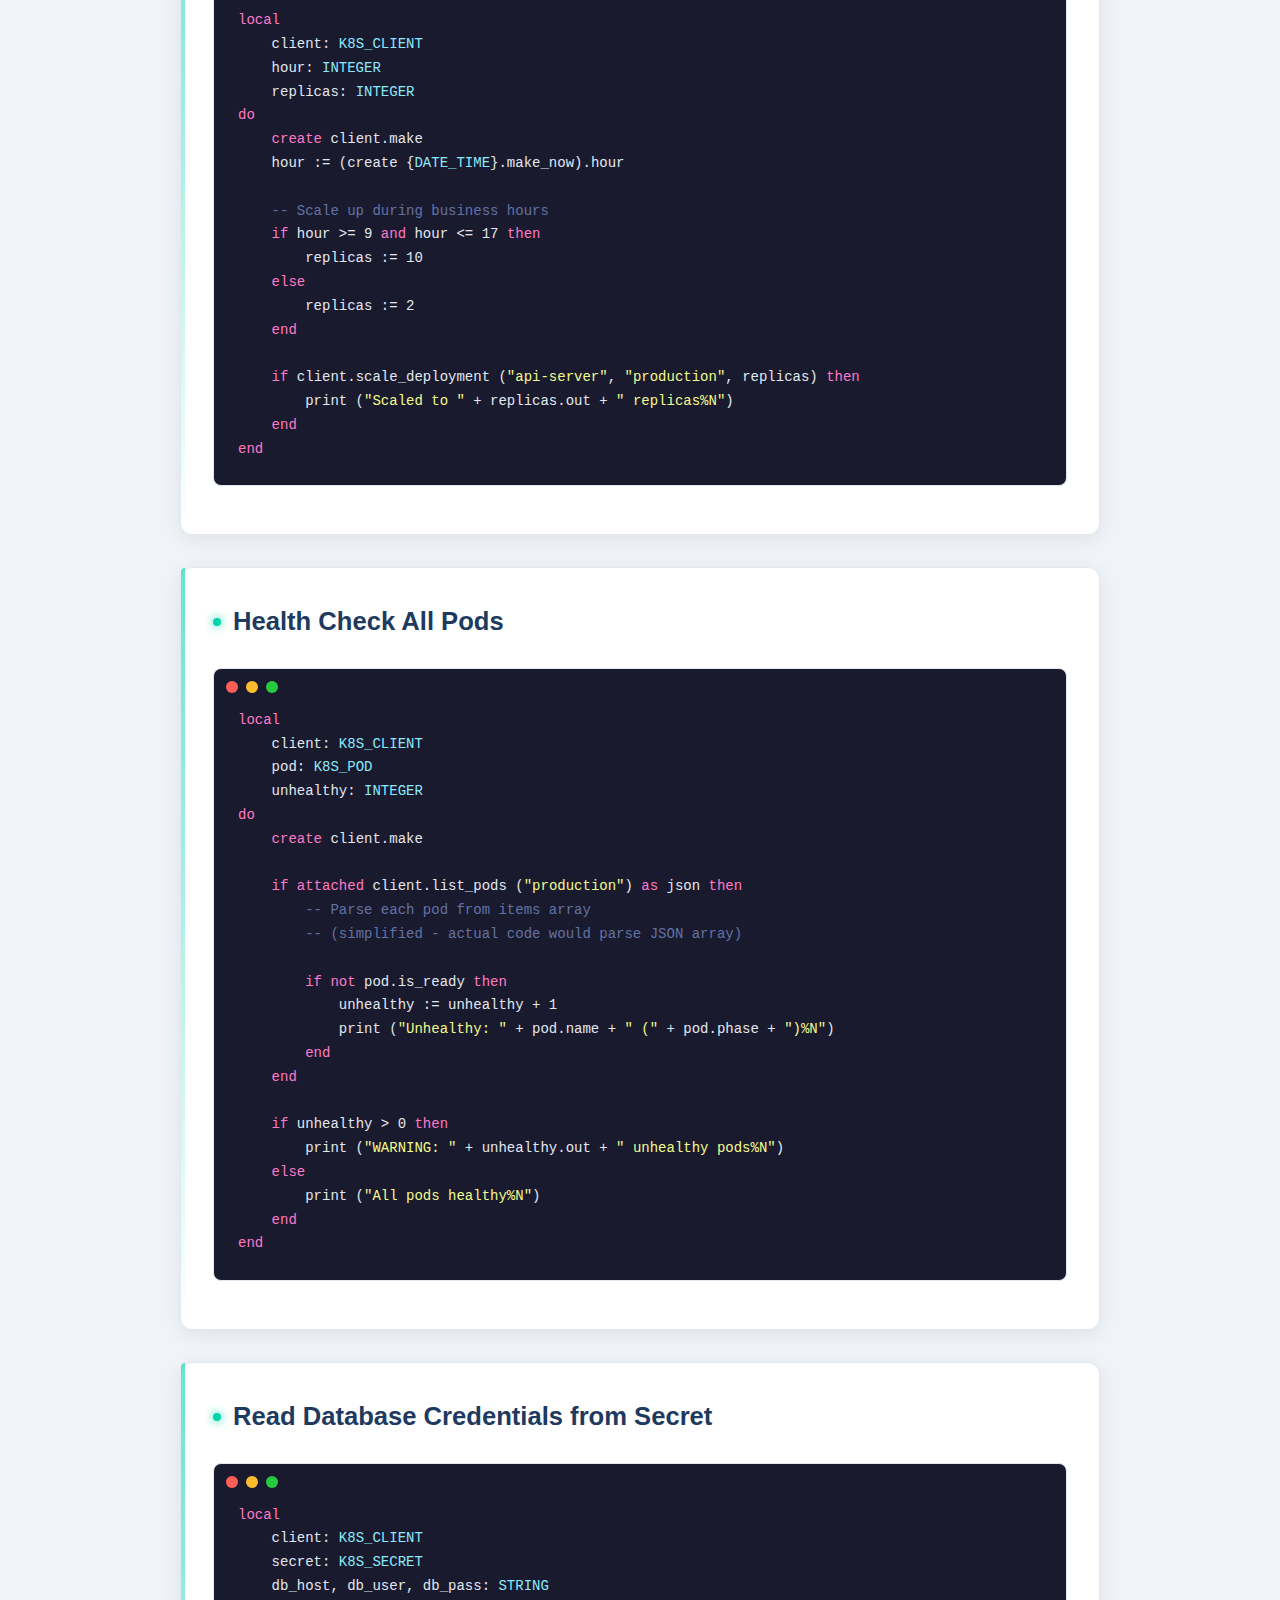
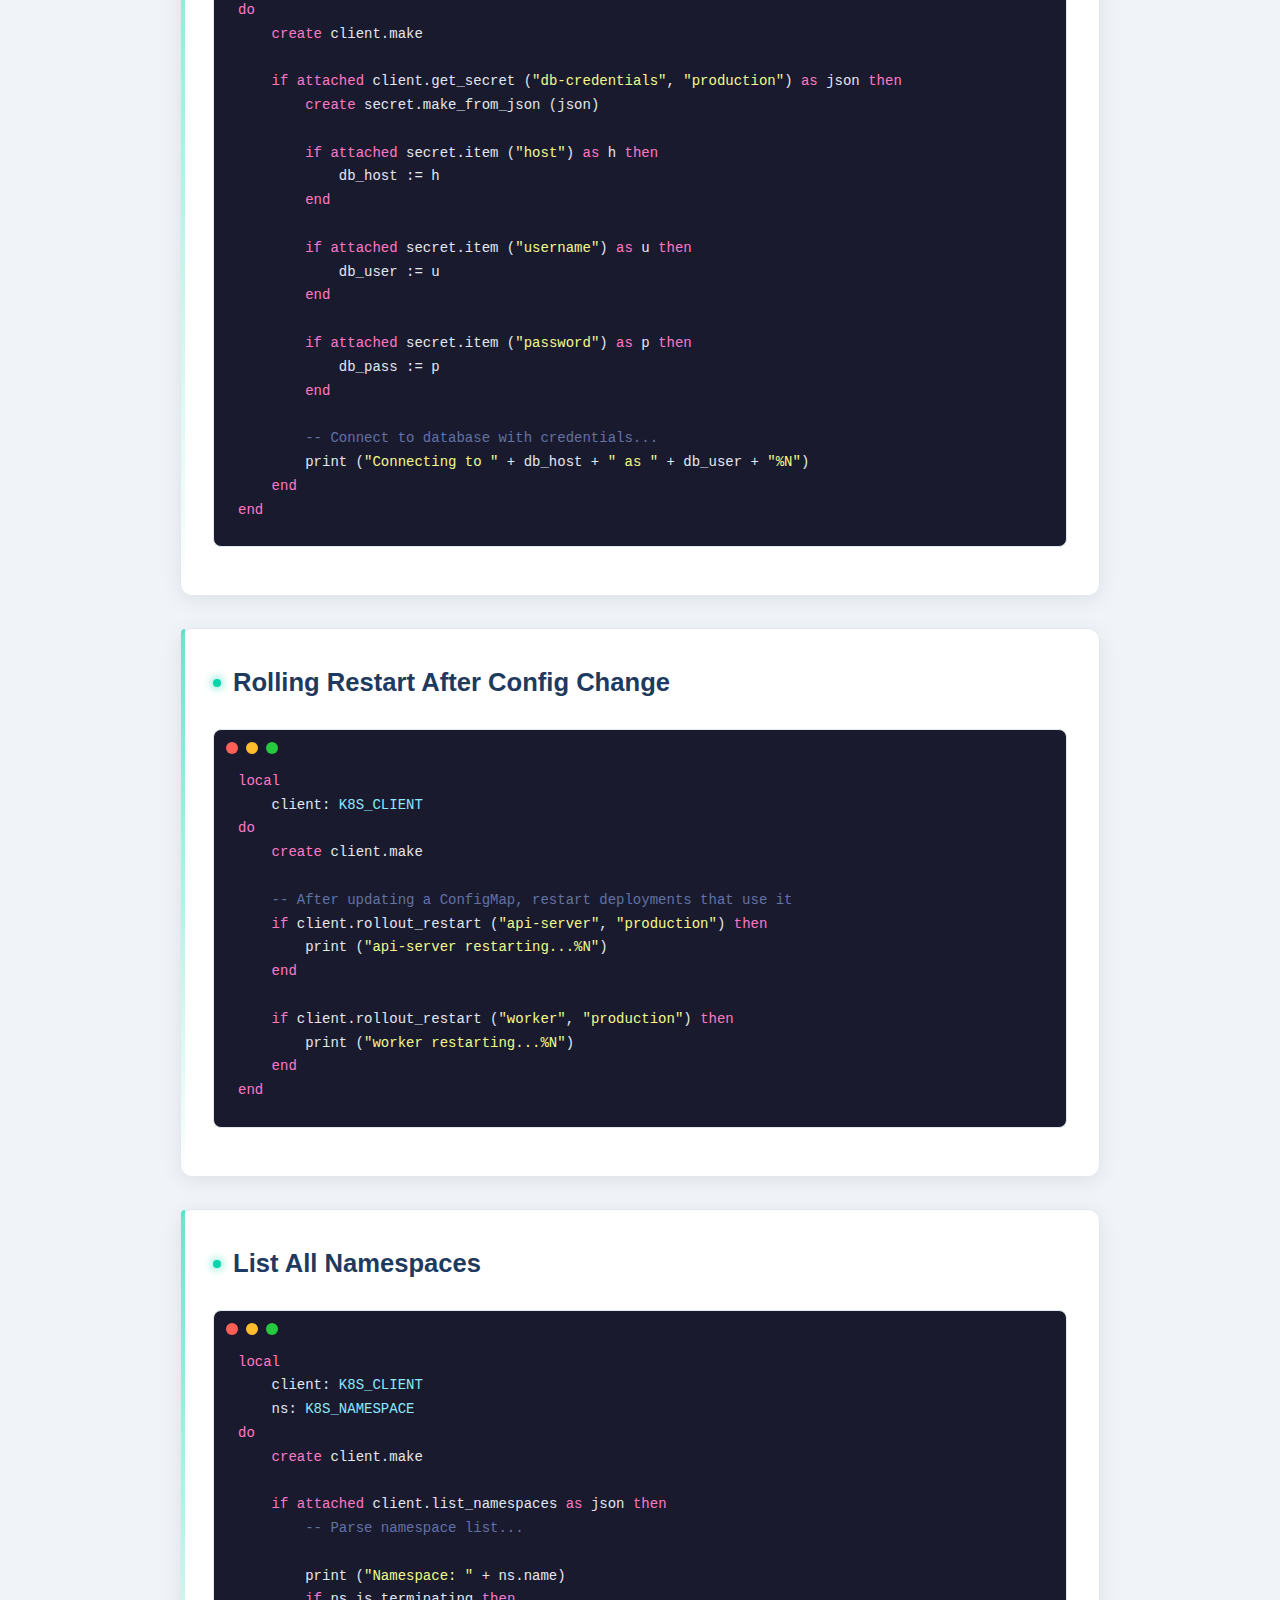
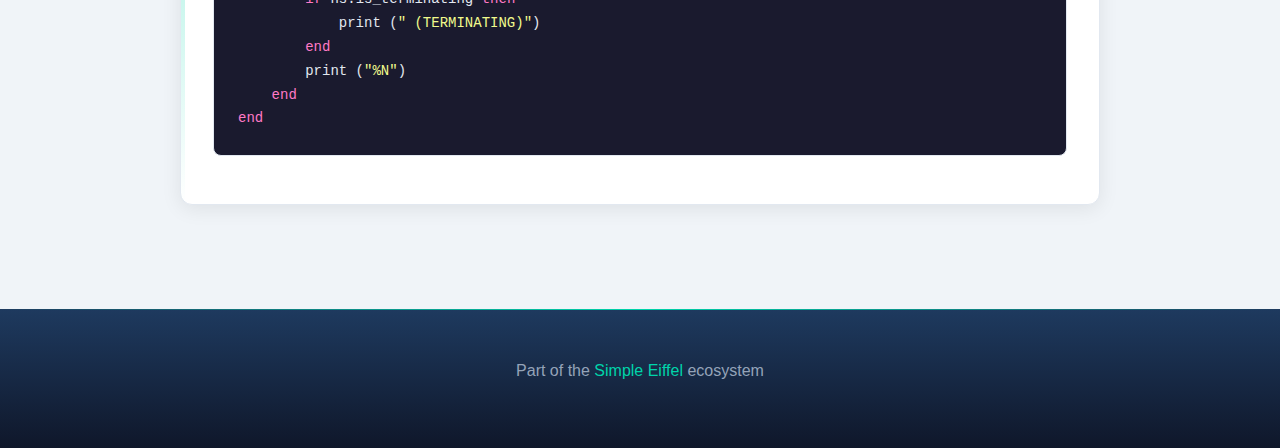
<file: docs/cookbook.html>
<!DOCTYPE html>
<html lang="en">
<head>
    <meta charset="UTF-8">
    <meta name="viewport" content="width=device-width, initial-scale=1.0">
    <title>Cookbook - simple_k8s</title>
    <link rel="stylesheet" href="css/style.css">
</head>
<body>
    <header>
        <h1>simple_k8s</h1>
        <p class="tagline">Cookbook</p>
    </header>

    <nav>
        <ul>
            <li><a href="index.html">Overview</a></li>
            <li><a href="user-guide.html">User Guide</a></li>
            <li><a href="api-reference.html">API Reference</a></li>
            <li><a href="architecture.html">Architecture</a></li>
            <li><a href="cookbook.html" class="active">Cookbook</a></li>
            <li><a href="https://github.com/simple-eiffel/simple_k8s">GitHub</a></li>
        </ul>
    </nav>

    <main>
        <section>
            <h2>Ready-to-Use Recipes</h2>
            <p>Copy-paste solutions for common Kubernetes tasks.</p>
        </section>

        <section>
            <h2>Deploy a Web Application</h2>
<pre><code><span class="keyword">local</span>
    client: <span class="type">K8S_CLIENT</span>
    deploy_spec: <span class="type">DEPLOYMENT_SPEC</span>
    svc_spec: <span class="type">SERVICE_SPEC</span>
<span class="keyword">do</span>
    <span class="keyword">create</span> client.make

    <span class="comment">-- Create deployment</span>
    <span class="keyword">create</span> deploy_spec.make (<span class="string">"web-app"</span>, <span class="string">"production"</span>, <span class="string">"nginx:alpine"</span>)
    deploy_spec.set_replicas (3)
    deploy_spec.add_port (80)
    deploy_spec.add_label (<span class="string">"app"</span>, <span class="string">"web"</span>)

    <span class="keyword">if</span> <span class="keyword">attached</span> client.create_deployment (deploy_spec) <span class="keyword">then</span>
        print (<span class="string">"Deployment created%N"</span>)
    <span class="keyword">end</span>

    <span class="comment">-- Expose with service</span>
    <span class="keyword">create</span> svc_spec.make (<span class="string">"web-service"</span>, <span class="string">"production"</span>)
    svc_spec.add_port (80, 80)
    svc_spec.set_selector (<span class="string">"app"</span>, <span class="string">"web"</span>)
    svc_spec.set_type_load_balancer

    <span class="keyword">if</span> <span class="keyword">attached</span> client.create_service (svc_spec) <span class="keyword">then</span>
        print (<span class="string">"Service created%N"</span>)
    <span class="keyword">end</span>
<span class="keyword">end</span></code></pre>
        </section>

        <section>
            <h2>Scale Based on Time of Day</h2>
<pre><code><span class="keyword">local</span>
    client: <span class="type">K8S_CLIENT</span>
    hour: <span class="type">INTEGER</span>
    replicas: <span class="type">INTEGER</span>
<span class="keyword">do</span>
    <span class="keyword">create</span> client.make
    hour := (create {<span class="type">DATE_TIME</span>}.make_now).hour

    <span class="comment">-- Scale up during business hours</span>
    <span class="keyword">if</span> hour >= 9 <span class="keyword">and</span> hour <= 17 <span class="keyword">then</span>
        replicas := 10
    <span class="keyword">else</span>
        replicas := 2
    <span class="keyword">end</span>

    <span class="keyword">if</span> client.scale_deployment (<span class="string">"api-server"</span>, <span class="string">"production"</span>, replicas) <span class="keyword">then</span>
        print (<span class="string">"Scaled to "</span> + replicas.out + <span class="string">" replicas%N"</span>)
    <span class="keyword">end</span>
<span class="keyword">end</span></code></pre>
        </section>

        <section>
            <h2>Health Check All Pods</h2>
<pre><code><span class="keyword">local</span>
    client: <span class="type">K8S_CLIENT</span>
    pod: <span class="type">K8S_POD</span>
    unhealthy: <span class="type">INTEGER</span>
<span class="keyword">do</span>
    <span class="keyword">create</span> client.make

    <span class="keyword">if</span> <span class="keyword">attached</span> client.list_pods (<span class="string">"production"</span>) <span class="keyword">as</span> json <span class="keyword">then</span>
        <span class="comment">-- Parse each pod from items array</span>
        <span class="comment">-- (simplified - actual code would parse JSON array)</span>

        <span class="keyword">if</span> <span class="keyword">not</span> pod.is_ready <span class="keyword">then</span>
            unhealthy := unhealthy + 1
            print (<span class="string">"Unhealthy: "</span> + pod.name + <span class="string">" ("</span> + pod.phase + <span class="string">")%N"</span>)
        <span class="keyword">end</span>
    <span class="keyword">end</span>

    <span class="keyword">if</span> unhealthy > 0 <span class="keyword">then</span>
        print (<span class="string">"WARNING: "</span> + unhealthy.out + <span class="string">" unhealthy pods%N"</span>)
    <span class="keyword">else</span>
        print (<span class="string">"All pods healthy%N"</span>)
    <span class="keyword">end</span>
<span class="keyword">end</span></code></pre>
        </section>

        <section>
            <h2>Read Database Credentials from Secret</h2>
<pre><code><span class="keyword">local</span>
    client: <span class="type">K8S_CLIENT</span>
    secret: <span class="type">K8S_SECRET</span>
    db_host, db_user, db_pass: <span class="type">STRING</span>
<span class="keyword">do</span>
    <span class="keyword">create</span> client.make

    <span class="keyword">if</span> <span class="keyword">attached</span> client.get_secret (<span class="string">"db-credentials"</span>, <span class="string">"production"</span>) <span class="keyword">as</span> json <span class="keyword">then</span>
        <span class="keyword">create</span> secret.make_from_json (json)

        <span class="keyword">if</span> <span class="keyword">attached</span> secret.item (<span class="string">"host"</span>) <span class="keyword">as</span> h <span class="keyword">then</span>
            db_host := h
        <span class="keyword">end</span>

        <span class="keyword">if</span> <span class="keyword">attached</span> secret.item (<span class="string">"username"</span>) <span class="keyword">as</span> u <span class="keyword">then</span>
            db_user := u
        <span class="keyword">end</span>

        <span class="keyword">if</span> <span class="keyword">attached</span> secret.item (<span class="string">"password"</span>) <span class="keyword">as</span> p <span class="keyword">then</span>
            db_pass := p
        <span class="keyword">end</span>

        <span class="comment">-- Connect to database with credentials...</span>
        print (<span class="string">"Connecting to "</span> + db_host + <span class="string">" as "</span> + db_user + <span class="string">"%N"</span>)
    <span class="keyword">end</span>
<span class="keyword">end</span></code></pre>
        </section>

        <section>
            <h2>Rolling Restart After Config Change</h2>
<pre><code><span class="keyword">local</span>
    client: <span class="type">K8S_CLIENT</span>
<span class="keyword">do</span>
    <span class="keyword">create</span> client.make

    <span class="comment">-- After updating a ConfigMap, restart deployments that use it</span>
    <span class="keyword">if</span> client.rollout_restart (<span class="string">"api-server"</span>, <span class="string">"production"</span>) <span class="keyword">then</span>
        print (<span class="string">"api-server restarting...%N"</span>)
    <span class="keyword">end</span>

    <span class="keyword">if</span> client.rollout_restart (<span class="string">"worker"</span>, <span class="string">"production"</span>) <span class="keyword">then</span>
        print (<span class="string">"worker restarting...%N"</span>)
    <span class="keyword">end</span>
<span class="keyword">end</span></code></pre>
        </section>

        <section>
            <h2>List All Namespaces</h2>
<pre><code><span class="keyword">local</span>
    client: <span class="type">K8S_CLIENT</span>
    ns: <span class="type">K8S_NAMESPACE</span>
<span class="keyword">do</span>
    <span class="keyword">create</span> client.make

    <span class="keyword">if</span> <span class="keyword">attached</span> client.list_namespaces <span class="keyword">as</span> json <span class="keyword">then</span>
        <span class="comment">-- Parse namespace list...</span>

        print (<span class="string">"Namespace: "</span> + ns.name)
        <span class="keyword">if</span> ns.is_terminating <span class="keyword">then</span>
            print (<span class="string">" (TERMINATING)"</span>)
        <span class="keyword">end</span>
        print (<span class="string">"%N"</span>)
    <span class="keyword">end</span>
<span class="keyword">end</span></code></pre>
        </section>
    </main>

    <footer>
        <p>Part of the <a href="https://github.com/simple-eiffel">Simple Eiffel</a> ecosystem</p>
    </footer>
</body>
</html>
</file>
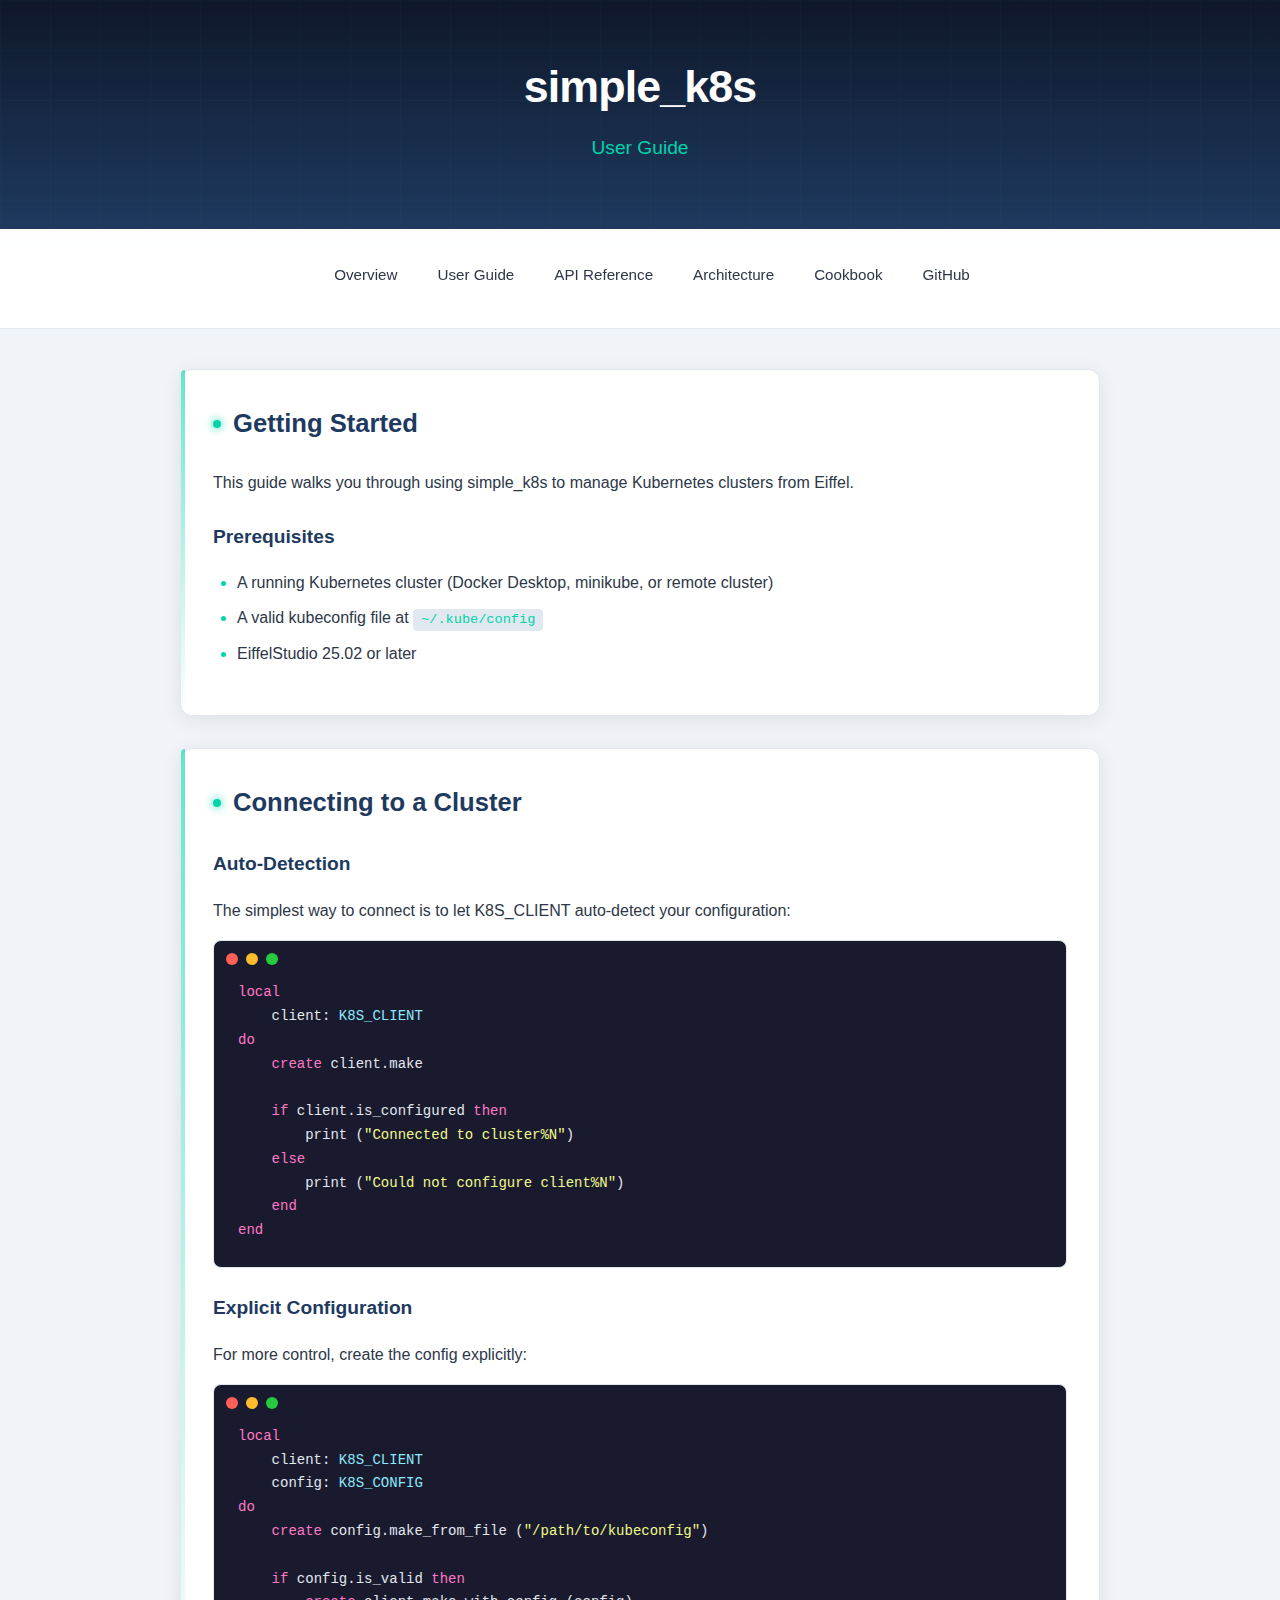
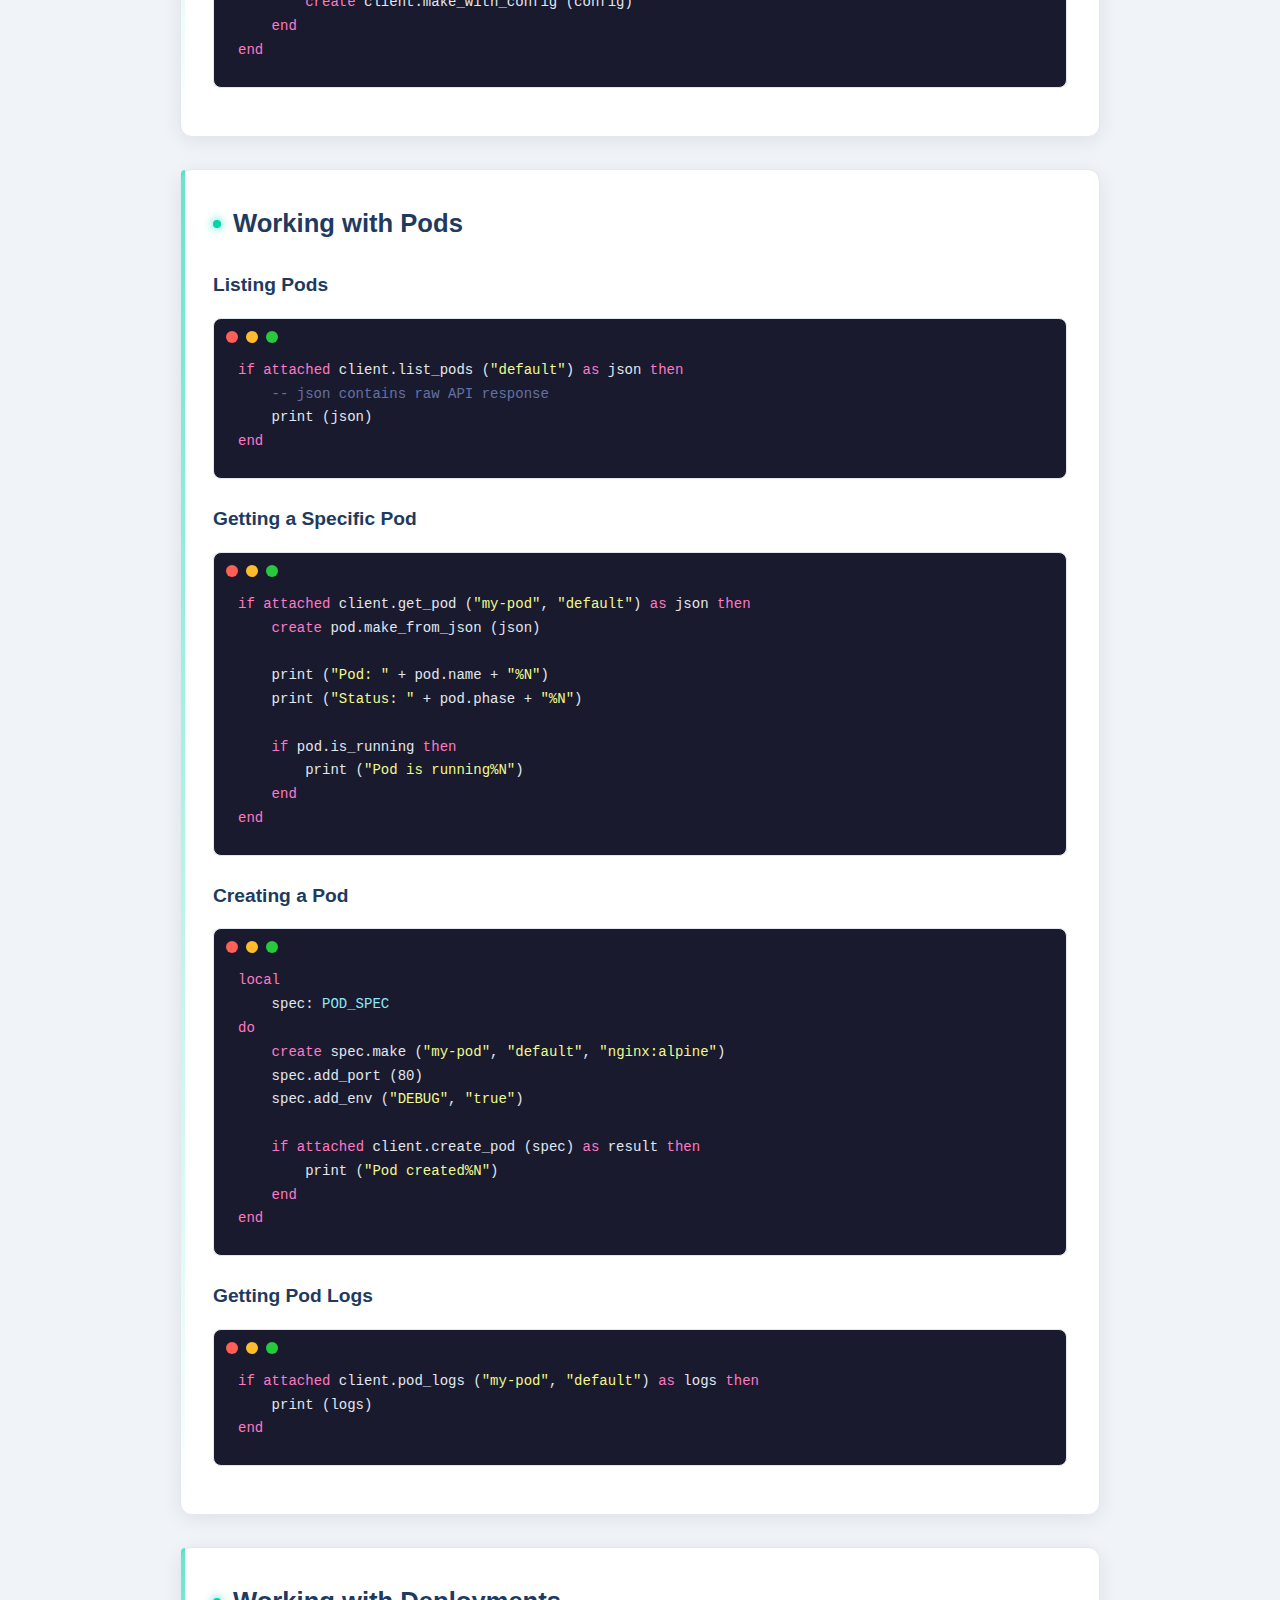
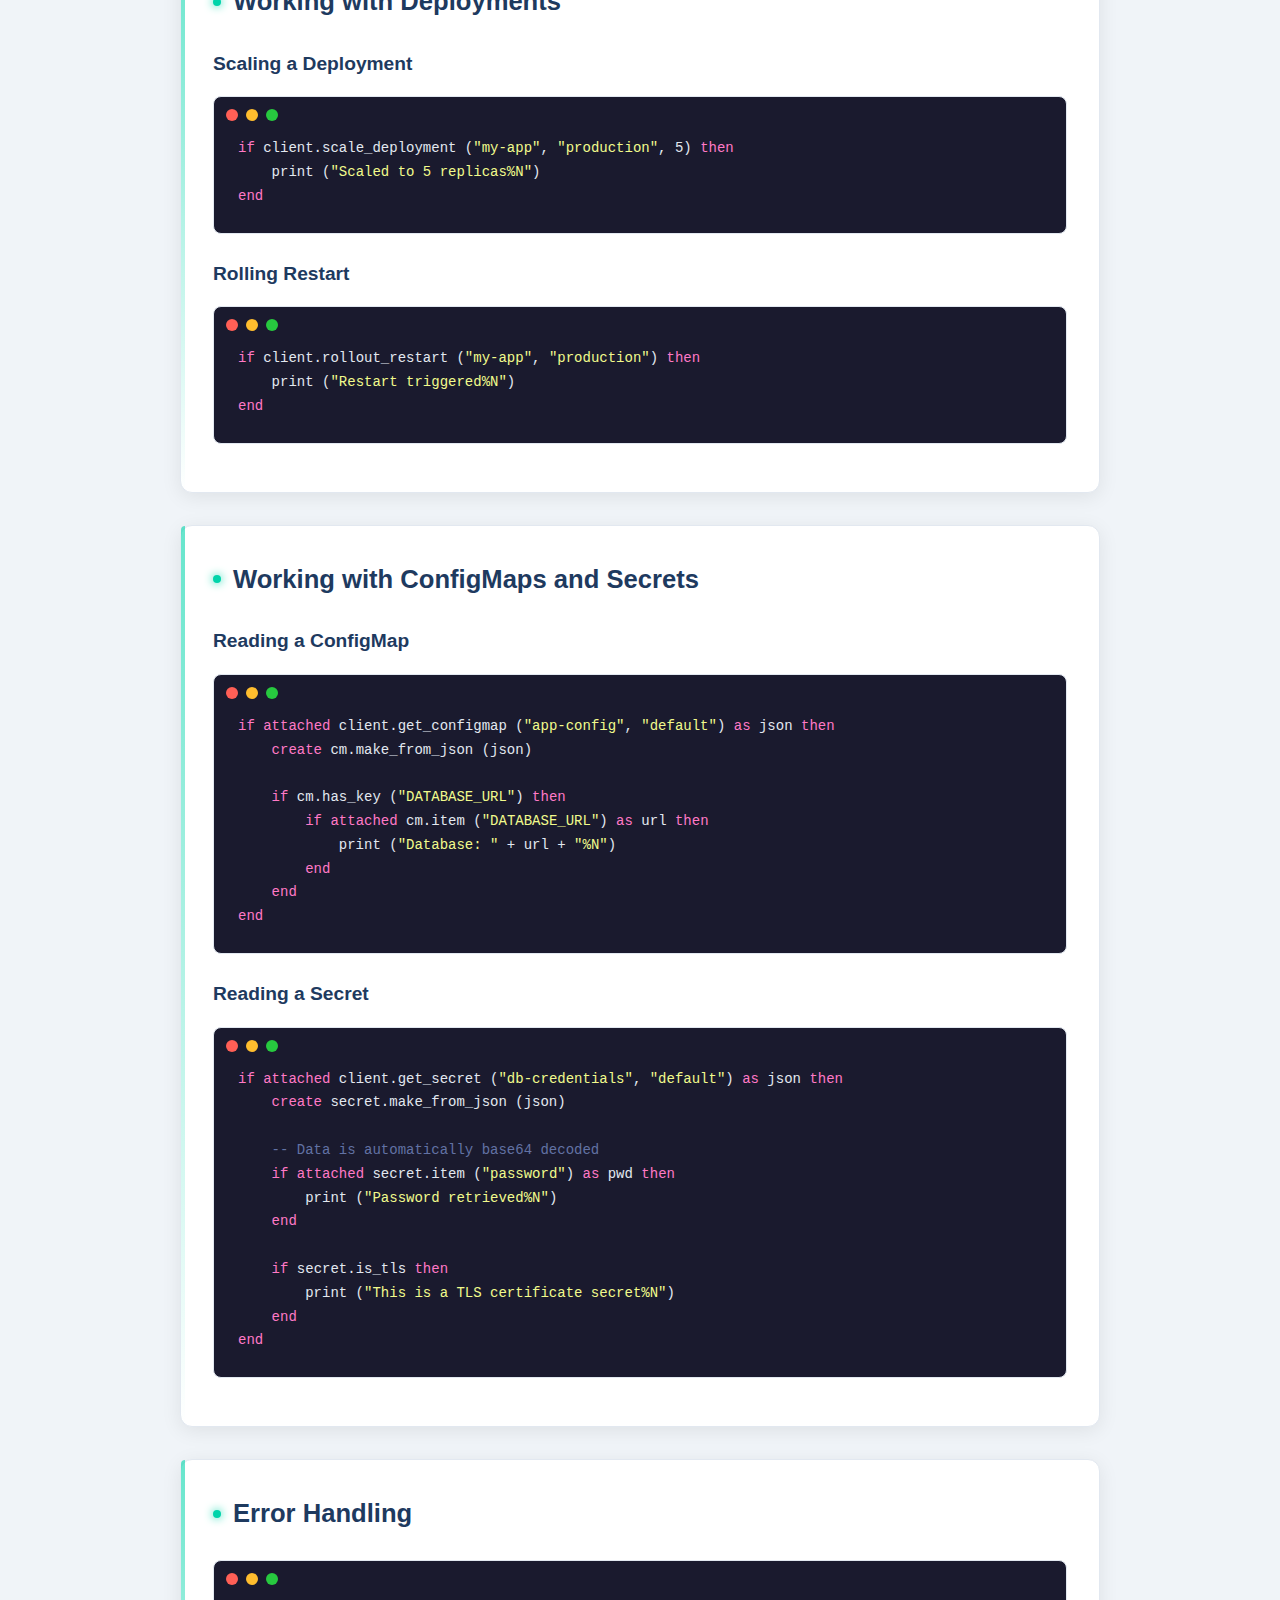
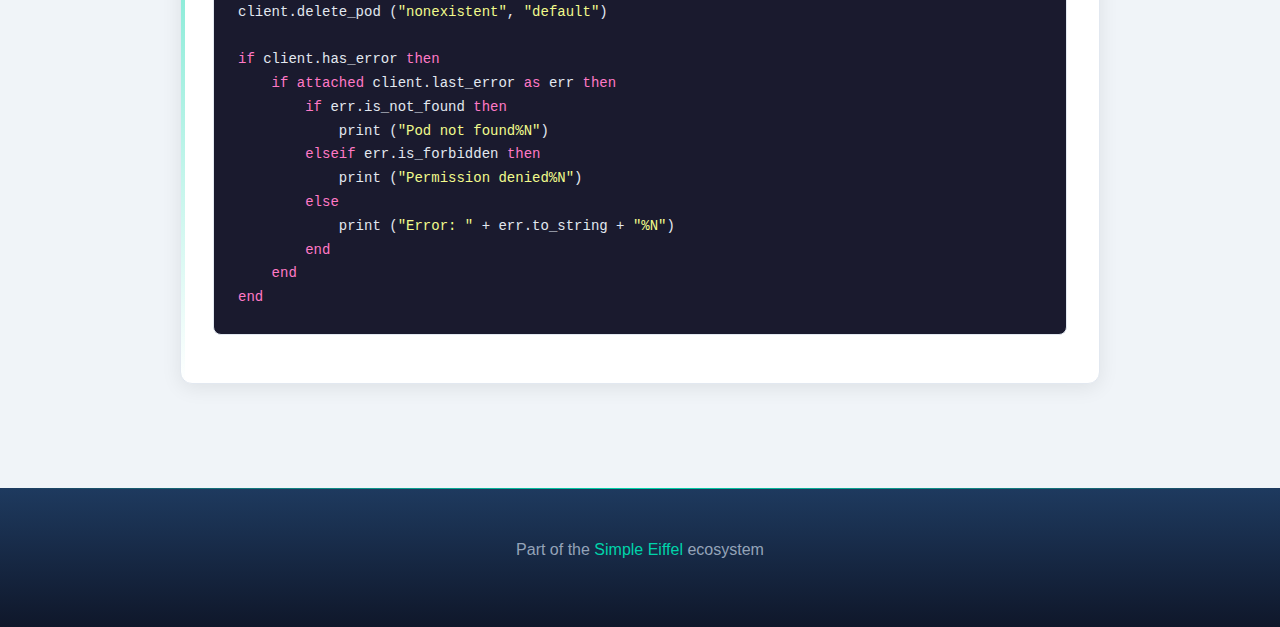
<file: docs/user-guide.html>
<!DOCTYPE html>
<html lang="en">
<head>
    <meta charset="UTF-8">
    <meta name="viewport" content="width=device-width, initial-scale=1.0">
    <title>User Guide - simple_k8s</title>
    <link rel="stylesheet" href="css/style.css">
</head>
<body>
    <header>
        <h1>simple_k8s</h1>
        <p class="tagline">User Guide</p>
    </header>

    <nav>
        <ul>
            <li><a href="index.html">Overview</a></li>
            <li><a href="user-guide.html" class="active">User Guide</a></li>
            <li><a href="api-reference.html">API Reference</a></li>
            <li><a href="architecture.html">Architecture</a></li>
            <li><a href="cookbook.html">Cookbook</a></li>
            <li><a href="https://github.com/simple-eiffel/simple_k8s">GitHub</a></li>
        </ul>
    </nav>

    <main>
        <section>
            <h2>Getting Started</h2>
            <p>This guide walks you through using simple_k8s to manage Kubernetes clusters from Eiffel.</p>

            <h3>Prerequisites</h3>
            <ul>
                <li>A running Kubernetes cluster (Docker Desktop, minikube, or remote cluster)</li>
                <li>A valid kubeconfig file at <code>~/.kube/config</code></li>
                <li>EiffelStudio 25.02 or later</li>
            </ul>
        </section>

        <section>
            <h2>Connecting to a Cluster</h2>

            <h3>Auto-Detection</h3>
            <p>The simplest way to connect is to let K8S_CLIENT auto-detect your configuration:</p>
<pre><code><span class="keyword">local</span>
    client: <span class="type">K8S_CLIENT</span>
<span class="keyword">do</span>
    <span class="keyword">create</span> client.make

    <span class="keyword">if</span> client.is_configured <span class="keyword">then</span>
        print (<span class="string">"Connected to cluster%N"</span>)
    <span class="keyword">else</span>
        print (<span class="string">"Could not configure client%N"</span>)
    <span class="keyword">end</span>
<span class="keyword">end</span></code></pre>

            <h3>Explicit Configuration</h3>
            <p>For more control, create the config explicitly:</p>
<pre><code><span class="keyword">local</span>
    client: <span class="type">K8S_CLIENT</span>
    config: <span class="type">K8S_CONFIG</span>
<span class="keyword">do</span>
    <span class="keyword">create</span> config.make_from_file (<span class="string">"/path/to/kubeconfig"</span>)

    <span class="keyword">if</span> config.is_valid <span class="keyword">then</span>
        <span class="keyword">create</span> client.make_with_config (config)
    <span class="keyword">end</span>
<span class="keyword">end</span></code></pre>
        </section>

        <section>
            <h2>Working with Pods</h2>

            <h3>Listing Pods</h3>
<pre><code><span class="keyword">if</span> <span class="keyword">attached</span> client.list_pods (<span class="string">"default"</span>) <span class="keyword">as</span> json <span class="keyword">then</span>
    <span class="comment">-- json contains raw API response</span>
    print (json)
<span class="keyword">end</span></code></pre>

            <h3>Getting a Specific Pod</h3>
<pre><code><span class="keyword">if</span> <span class="keyword">attached</span> client.get_pod (<span class="string">"my-pod"</span>, <span class="string">"default"</span>) <span class="keyword">as</span> json <span class="keyword">then</span>
    <span class="keyword">create</span> pod.make_from_json (json)

    print (<span class="string">"Pod: "</span> + pod.name + <span class="string">"%N"</span>)
    print (<span class="string">"Status: "</span> + pod.phase + <span class="string">"%N"</span>)

    <span class="keyword">if</span> pod.is_running <span class="keyword">then</span>
        print (<span class="string">"Pod is running%N"</span>)
    <span class="keyword">end</span>
<span class="keyword">end</span></code></pre>

            <h3>Creating a Pod</h3>
<pre><code><span class="keyword">local</span>
    spec: <span class="type">POD_SPEC</span>
<span class="keyword">do</span>
    <span class="keyword">create</span> spec.make (<span class="string">"my-pod"</span>, <span class="string">"default"</span>, <span class="string">"nginx:alpine"</span>)
    spec.add_port (80)
    spec.add_env (<span class="string">"DEBUG"</span>, <span class="string">"true"</span>)

    <span class="keyword">if</span> <span class="keyword">attached</span> client.create_pod (spec) <span class="keyword">as</span> result <span class="keyword">then</span>
        print (<span class="string">"Pod created%N"</span>)
    <span class="keyword">end</span>
<span class="keyword">end</span></code></pre>

            <h3>Getting Pod Logs</h3>
<pre><code><span class="keyword">if</span> <span class="keyword">attached</span> client.pod_logs (<span class="string">"my-pod"</span>, <span class="string">"default"</span>) <span class="keyword">as</span> logs <span class="keyword">then</span>
    print (logs)
<span class="keyword">end</span></code></pre>
        </section>

        <section>
            <h2>Working with Deployments</h2>

            <h3>Scaling a Deployment</h3>
<pre><code><span class="keyword">if</span> client.scale_deployment (<span class="string">"my-app"</span>, <span class="string">"production"</span>, 5) <span class="keyword">then</span>
    print (<span class="string">"Scaled to 5 replicas%N"</span>)
<span class="keyword">end</span></code></pre>

            <h3>Rolling Restart</h3>
<pre><code><span class="keyword">if</span> client.rollout_restart (<span class="string">"my-app"</span>, <span class="string">"production"</span>) <span class="keyword">then</span>
    print (<span class="string">"Restart triggered%N"</span>)
<span class="keyword">end</span></code></pre>
        </section>

        <section>
            <h2>Working with ConfigMaps and Secrets</h2>

            <h3>Reading a ConfigMap</h3>
<pre><code><span class="keyword">if</span> <span class="keyword">attached</span> client.get_configmap (<span class="string">"app-config"</span>, <span class="string">"default"</span>) <span class="keyword">as</span> json <span class="keyword">then</span>
    <span class="keyword">create</span> cm.make_from_json (json)

    <span class="keyword">if</span> cm.has_key (<span class="string">"DATABASE_URL"</span>) <span class="keyword">then</span>
        <span class="keyword">if</span> <span class="keyword">attached</span> cm.item (<span class="string">"DATABASE_URL"</span>) <span class="keyword">as</span> url <span class="keyword">then</span>
            print (<span class="string">"Database: "</span> + url + <span class="string">"%N"</span>)
        <span class="keyword">end</span>
    <span class="keyword">end</span>
<span class="keyword">end</span></code></pre>

            <h3>Reading a Secret</h3>
<pre><code><span class="keyword">if</span> <span class="keyword">attached</span> client.get_secret (<span class="string">"db-credentials"</span>, <span class="string">"default"</span>) <span class="keyword">as</span> json <span class="keyword">then</span>
    <span class="keyword">create</span> secret.make_from_json (json)

    <span class="comment">-- Data is automatically base64 decoded</span>
    <span class="keyword">if</span> <span class="keyword">attached</span> secret.item (<span class="string">"password"</span>) <span class="keyword">as</span> pwd <span class="keyword">then</span>
        print (<span class="string">"Password retrieved%N"</span>)
    <span class="keyword">end</span>

    <span class="keyword">if</span> secret.is_tls <span class="keyword">then</span>
        print (<span class="string">"This is a TLS certificate secret%N"</span>)
    <span class="keyword">end</span>
<span class="keyword">end</span></code></pre>
        </section>

        <section>
            <h2>Error Handling</h2>
<pre><code>client.delete_pod (<span class="string">"nonexistent"</span>, <span class="string">"default"</span>)

<span class="keyword">if</span> client.has_error <span class="keyword">then</span>
    <span class="keyword">if</span> <span class="keyword">attached</span> client.last_error <span class="keyword">as</span> err <span class="keyword">then</span>
        <span class="keyword">if</span> err.is_not_found <span class="keyword">then</span>
            print (<span class="string">"Pod not found%N"</span>)
        <span class="keyword">elseif</span> err.is_forbidden <span class="keyword">then</span>
            print (<span class="string">"Permission denied%N"</span>)
        <span class="keyword">else</span>
            print (<span class="string">"Error: "</span> + err.to_string + <span class="string">"%N"</span>)
        <span class="keyword">end</span>
    <span class="keyword">end</span>
<span class="keyword">end</span></code></pre>
        </section>
    </main>

    <footer>
        <p>Part of the <a href="https://github.com/simple-eiffel">Simple Eiffel</a> ecosystem</p>
    </footer>
</body>
</html>
</file>
<file: docs/css/style.css>
/* simple_* Documentation Stylesheet */
/* Design inspired by Eiffel Tower + Circuit Board Logo */
/* Supports light and dark mode with tech-forward aesthetic */

:root {
    /* Light Mode - Clean tech look */
    --primary-color: #1e3a5f;          /* Deep blue - like the tower structure */
    --secondary-color: #00d4aa;        /* Electric teal - circuit glow */
    --accent-color: #ff6b6b;           /* Signal red */
    --background-color: #f0f4f8;       /* Soft tech gray */
    --surface-color: #ffffff;
    --code-background: #1a1a2e;        /* Dark terminal */
    --text-color: #2d3748;
    --text-muted: #718096;
    --border-color: #e2e8f0;
    --success-color: #00d4aa;
    --warning-color: #fbbf24;
    --header-gradient-start: #0f172a;  /* Deep night sky */
    --header-gradient-end: #1e3a5f;    /* Tower blue */
    --table-hover: #f7fafc;
    --feature-bg: #f7fafc;
    --api-bg: #f0f4f8;
    --require-bg: #fef3c7;
    --require-border: #f59e0b;
    --ensure-bg: #d1fae5;
    --ensure-border: #10b981;
    --inline-code-bg: #e2e8f0;
    --glow-color: rgba(0, 212, 170, 0.3);
    --circuit-line: #00d4aa;
}

@media (prefers-color-scheme: dark) {
    :root {
        /* Dark Mode - Circuit board at night */
        --primary-color: #e2e8f0;
        --secondary-color: #00ffcc;     /* Bright circuit glow */
        --accent-color: #ff6b6b;
        --background-color: #0a0a1a;    /* Deep space black */
        --surface-color: #12122a;       /* Dark panel */
        --code-background: #080818;
        --text-color: #e2e8f0;
        --text-muted: #94a3b8;
        --border-color: #2d3748;
        --success-color: #00ffcc;
        --warning-color: #fbbf24;
        --header-gradient-start: #000010;
        --header-gradient-end: #0f172a;
        --table-hover: #1a1a3a;
        --feature-bg: #1a1a3a;
        --api-bg: #0f0f28;
        --require-bg: #3d2e0a;
        --require-border: #f59e0b;
        --ensure-bg: #052e1c;
        --ensure-border: #00ffcc;
        --inline-code-bg: #1e293b;
        --glow-color: rgba(0, 255, 204, 0.2);
        --circuit-line: #00ffcc;
    }
}

* {
    box-sizing: border-box;
    margin: 0;
    padding: 0;
}

body {
    font-family: 'Inter', -apple-system, BlinkMacSystemFont, 'Segoe UI', Roboto, sans-serif;
    line-height: 1.7;
    color: var(--text-color);
    background-color: var(--background-color);
    transition: background-color 0.3s, color 0.3s;
}

/* Header - Tower silhouette with circuit glow */
header {
    background: linear-gradient(180deg, var(--header-gradient-start) 0%, var(--header-gradient-end) 100%);
    color: white;
    padding: 3rem 2rem;
    text-align: center;
    position: relative;
    overflow: hidden;
}

/* Circuit pattern overlay */
header::before {
    content: '';
    position: absolute;
    top: 0;
    left: 0;
    right: 0;
    bottom: 0;
    background-image:
        linear-gradient(90deg, var(--circuit-line) 1px, transparent 1px),
        linear-gradient(var(--circuit-line) 1px, transparent 1px);
    background-size: 50px 50px;
    opacity: 0.03;
    pointer-events: none;
}

header .logo-container {
    margin-bottom: 1.5rem;
    position: relative;
    z-index: 1;
}

header img.logo {
    max-width: 200px;
    height: auto;
    filter: drop-shadow(0 0 20px var(--glow-color));
    transition: filter 0.3s;
}

header img.logo:hover {
    filter: drop-shadow(0 0 30px var(--glow-color)) brightness(1.1);
}

header h1 {
    font-size: 2.8rem;
    margin-bottom: 0.5rem;
    font-weight: 700;
    letter-spacing: -0.02em;
    position: relative;
    z-index: 1;
}

header .tagline {
    font-size: 1.2rem;
    color: var(--secondary-color);
    font-weight: 400;
    position: relative;
    z-index: 1;
}

header .badges {
    margin-top: 1.5rem;
    display: flex;
    gap: 0.75rem;
    justify-content: center;
    flex-wrap: wrap;
    position: relative;
    z-index: 1;
}

/* Navigation - Sleek bar */
nav {
    background: var(--surface-color);
    border-bottom: 1px solid var(--border-color);
    padding: 1rem 2rem;
    position: sticky;
    top: 0;
    z-index: 100;
    backdrop-filter: blur(10px);
    background: rgba(255, 255, 255, 0.95);
}

@media (prefers-color-scheme: dark) {
    nav {
        background: rgba(18, 18, 42, 0.95);
    }
}

nav ul {
    list-style: none;
    display: flex;
    gap: 2.5rem;
    justify-content: center;
}

nav a {
    color: var(--text-color);
    text-decoration: none;
    font-weight: 500;
    font-size: 0.95rem;
    transition: color 0.2s;
    position: relative;
}

nav a::after {
    content: '';
    position: absolute;
    bottom: -4px;
    left: 0;
    width: 0;
    height: 2px;
    background: var(--secondary-color);
    transition: width 0.2s;
}

nav a:hover {
    color: var(--secondary-color);
}

nav a:hover::after {
    width: 100%;
}

/* Main Content */
main {
    max-width: 1000px;
    margin: 0 auto;
    padding: 2.5rem;
}

section {
    background: var(--surface-color);
    border-radius: 12px;
    padding: 2rem;
    margin-bottom: 2rem;
    box-shadow: 0 4px 20px rgba(0,0,0,0.08);
    border: 1px solid var(--border-color);
    position: relative;
}

/* Subtle circuit accent on sections */
section::before {
    content: '';
    position: absolute;
    top: 0;
    left: 0;
    width: 4px;
    height: 100%;
    background: linear-gradient(180deg, var(--secondary-color) 0%, transparent 100%);
    border-radius: 12px 0 0 12px;
    opacity: 0.6;
}

h2 {
    color: var(--primary-color);
    font-size: 1.6rem;
    font-weight: 600;
    margin-bottom: 1.5rem;
    display: flex;
    align-items: center;
    gap: 0.75rem;
}

h2::before {
    content: '';
    width: 8px;
    height: 8px;
    background: var(--secondary-color);
    border-radius: 50%;
    box-shadow: 0 0 10px var(--secondary-color);
}

h3 {
    color: var(--primary-color);
    font-size: 1.2rem;
    margin-top: 1.5rem;
    margin-bottom: 1rem;
}

p {
    margin-bottom: 1rem;
}

a {
    color: var(--secondary-color);
    text-decoration: none;
    transition: opacity 0.2s;
}

a:hover {
    opacity: 0.8;
    text-decoration: underline;
}

/* Code Blocks - Terminal style */
pre {
    background: var(--code-background);
    color: #e2e8f0;
    padding: 1.5rem;
    border-radius: 8px;
    overflow-x: auto;
    margin: 1rem 0;
    border: 1px solid var(--border-color);
    position: relative;
}

pre::before {
    content: '';
    position: absolute;
    top: 12px;
    left: 12px;
    width: 12px;
    height: 12px;
    background: #ff5f56;
    border-radius: 50%;
    box-shadow: 20px 0 0 #ffbd2e, 40px 0 0 #27c93f;
}

pre code {
    display: block;
    padding-top: 1rem;
}

code {
    font-family: 'JetBrains Mono', 'Fira Code', 'Consolas', monospace;
    font-size: 0.875rem;
}

p code, li code, td code {
    background: var(--inline-code-bg);
    color: var(--secondary-color);
    padding: 0.2rem 0.5rem;
    border-radius: 4px;
    font-size: 0.85em;
}

/* Syntax Highlighting - Circuit colors */
.keyword { color: #ff79c6; }
.type { color: #8be9fd; }
.string { color: #f1fa8c; }
.comment { color: #6272a4; }
.feature { color: #50fa7b; }

/* Tables */
table {
    width: 100%;
    border-collapse: collapse;
    margin: 1rem 0;
    border-radius: 8px;
    overflow: hidden;
}

th, td {
    padding: 1rem;
    text-align: left;
    border-bottom: 1px solid var(--border-color);
}

th {
    background: var(--primary-color);
    color: white;
    font-weight: 600;
    font-size: 0.9rem;
    text-transform: uppercase;
    letter-spacing: 0.05em;
}

@media (prefers-color-scheme: dark) {
    th {
        background: linear-gradient(90deg, var(--header-gradient-end) 0%, #1e3a5f 100%);
    }
}

tr:hover {
    background: var(--table-hover);
}

/* Feature Cards - Circuit node style */
.feature-grid {
    display: grid;
    grid-template-columns: repeat(auto-fit, minmax(280px, 1fr));
    gap: 1.5rem;
    margin: 1.5rem 0;
}

.feature-card {
    background: var(--feature-bg);
    padding: 1.5rem;
    border-radius: 10px;
    border: 1px solid var(--border-color);
    position: relative;
    transition: transform 0.2s, box-shadow 0.2s, border-color 0.2s;
}

.feature-card::before {
    content: '';
    position: absolute;
    top: 1.5rem;
    left: -1px;
    width: 8px;
    height: 8px;
    background: var(--secondary-color);
    border-radius: 50%;
    box-shadow: 0 0 10px var(--secondary-color);
}

.feature-card:hover {
    transform: translateY(-4px);
    box-shadow: 0 8px 30px rgba(0, 212, 170, 0.15);
    border-color: var(--secondary-color);
}

.feature-card h4 {
    color: var(--primary-color);
    margin-bottom: 0.5rem;
    font-weight: 600;
    padding-left: 1rem;
}

.feature-card p {
    color: var(--text-muted);
    margin-bottom: 0;
    font-size: 0.95rem;
    padding-left: 1rem;
}

/* API Reference - Technical documentation style */
.api-section {
    margin: 2rem 0;
    padding: 1.5rem;
    background: var(--api-bg);
    border-radius: 10px;
    border: 1px solid var(--border-color);
}

.api-section h3 {
    margin-top: 0;
    color: var(--secondary-color);
    font-family: 'JetBrains Mono', monospace;
}

.signature {
    background: var(--code-background);
    color: var(--secondary-color);
    padding: 1rem 1.5rem;
    border-radius: 6px;
    font-family: 'JetBrains Mono', monospace;
    margin: 1rem 0;
    overflow-x: auto;
    border-left: 3px solid var(--secondary-color);
}

.contracts {
    margin: 1rem 0;
}

.contracts h4 {
    font-size: 0.85rem;
    color: var(--text-muted);
    margin-bottom: 0.5rem;
    text-transform: uppercase;
    letter-spacing: 0.05em;
}

.contracts .require, .contracts .ensure {
    padding: 0.75rem 1rem;
    margin: 0.5rem 0;
    border-radius: 6px;
    font-family: 'JetBrains Mono', monospace;
    font-size: 0.85rem;
}

.contracts .require {
    background: var(--require-bg);
    border-left: 3px solid var(--require-border);
}

.contracts .ensure {
    background: var(--ensure-bg);
    border-left: 3px solid var(--ensure-border);
}

/* Footer */
footer {
    background: linear-gradient(180deg, var(--header-gradient-end) 0%, var(--header-gradient-start) 100%);
    color: #94a3b8;
    text-align: center;
    padding: 3rem 2rem;
    margin-top: 2rem;
    position: relative;
}

footer::before {
    content: '';
    position: absolute;
    top: 0;
    left: 0;
    right: 0;
    height: 1px;
    background: linear-gradient(90deg, transparent 0%, var(--secondary-color) 50%, transparent 100%);
}

footer a {
    color: var(--secondary-color);
}

footer .copyright {
    margin-top: 1rem;
    font-size: 0.9rem;
}

/* Badges - Circuit chip style */
.badge {
    display: inline-block;
    padding: 0.35rem 0.75rem;
    border-radius: 4px;
    font-size: 0.8rem;
    font-weight: 600;
    font-family: 'JetBrains Mono', monospace;
    text-transform: uppercase;
    letter-spacing: 0.03em;
}

.badge-rfc {
    background: rgba(0, 212, 170, 0.2);
    color: var(--secondary-color);
    border: 1px solid var(--secondary-color);
}

.badge-version {
    background: rgba(16, 185, 129, 0.2);
    color: #10b981;
    border: 1px solid #10b981;
}

.badge-license {
    background: rgba(251, 191, 36, 0.2);
    color: #fbbf24;
    border: 1px solid #fbbf24;
}

/* Quick Start Box */
.quick-start {
    background: var(--api-bg);
    border: 2px solid var(--secondary-color);
    border-radius: 10px;
    padding: 1.5rem;
    margin: 1.5rem 0;
    position: relative;
}

.quick-start::before {
    content: 'QUICK START';
    position: absolute;
    top: -12px;
    left: 1rem;
    background: var(--surface-color);
    padding: 0 0.5rem;
    font-size: 0.75rem;
    font-weight: 600;
    color: var(--secondary-color);
    letter-spacing: 0.05em;
}

.quick-start h3 {
    margin-top: 0;
    color: var(--secondary-color);
}

/* Lists */
ul, ol {
    margin: 1rem 0;
    padding-left: 1.5rem;
}

li {
    margin-bottom: 0.5rem;
    position: relative;
}

ul li::marker {
    color: var(--secondary-color);
}

/* API Tables */
.api-table {
    width: 100%;
    border-collapse: collapse;
    margin: 1rem 0;
}

.api-table th, .api-table td {
    padding: 0.75rem 1rem;
    text-align: left;
    border-bottom: 1px solid var(--border-color);
}

.api-table th {
    background: var(--api-bg);
    font-weight: 600;
    color: var(--primary-color);
    text-transform: uppercase;
    font-size: 0.85rem;
    letter-spacing: 0.03em;
}

/* Responsive */
@media (max-width: 768px) {
    header {
        padding: 2rem 1rem;
    }

    header h1 {
        font-size: 2rem;
    }

    header img.logo {
        max-width: 140px;
    }

    nav ul {
        flex-direction: column;
        align-items: center;
        gap: 1rem;
    }

    main {
        padding: 1rem;
    }

    section {
        padding: 1.25rem;
    }

    .feature-grid {
        grid-template-columns: 1fr;
    }

    pre::before {
        display: none;
    }

    pre code {
        padding-top: 0;
    }
}
</file>
